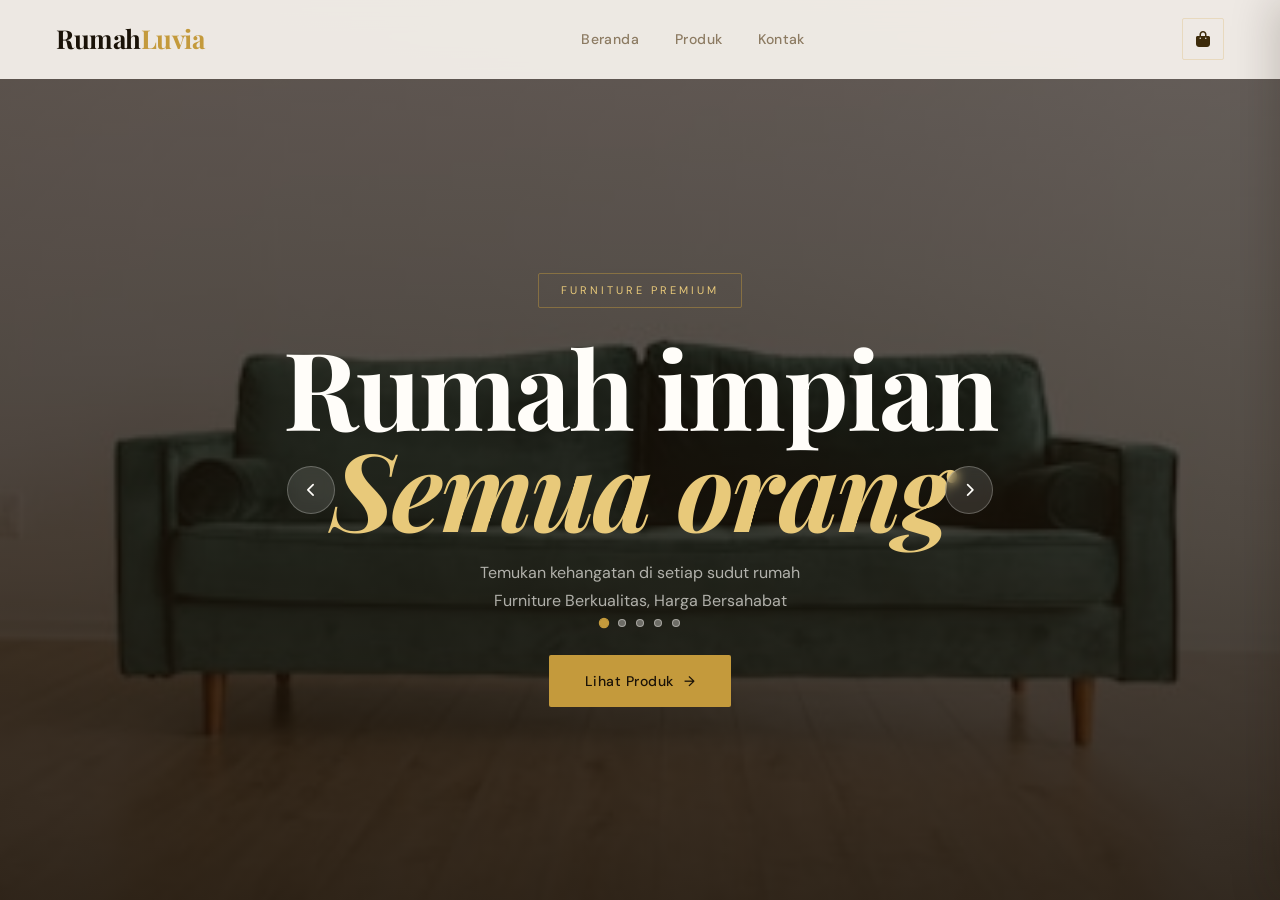
<file: index.html>
<!DOCTYPE html>
<html lang="id">
<head>
  <meta charset="UTF-8">
  <meta name="viewport" content="width=device-width, initial-scale=1.0">
  <title>RumahLuvia | Furniture Premium</title>
  <link href="https://fonts.googleapis.com/css2?family=Playfair+Display:ital,wght@0,400;0,600;0,700;1,400;1,700&family=DM+Sans:wght@300;400;500&display=swap" rel="stylesheet">
  <link rel="stylesheet" href="https://cdnjs.cloudflare.com/ajax/libs/font-awesome/6.4.0/css/all.min.css">
  <link rel="stylesheet" href="ST.css">
  <link rel="stylesheet" href="cart.css">
</head>
<body>

<!-- ═══════════════════════════ 
     CART OVERLAY & PANEL
═══════════════════════════ -->
<div id="cart-overlay"></div>

<div id="cart-panel">
  <div class="cp-header">
    <div class="cp-title">
      <i class="fas fa-shopping-bag"></i>
      Keranjang
      <span class="cp-count" id="cp-count-text"></span>
    </div>
    <button class="cp-close" onclick="closeCart()" aria-label="Tutup keranjang">
      <i class="fas fa-times"></i>
    </button>
  </div>

  <!-- Empty state -->
  <div id="cart-empty">
    <div class="ce-icon">🛋️</div>
    <div class="ce-text">Keranjang masih kosong</div>
    <div class="ce-sub">Temukan furniture impian Anda<br>dan tambahkan ke keranjang</div>
  </div>

  <!-- Items -->
  <div id="cart-items"></div>

  <!-- Footer -->
  <div id="cart-footer" style="display:none">
    <div class="cf-subtotal">
      <span class="cf-label">Total</span>
      <span id="cart-total-price">Rp 0</span>
    </div>
    <div class="cf-note">Ongkos kirim dihitung saat checkout</div>
    <div class="cf-actions">
      <button class="btn-checkout" onclick="goCheckout()">
        <i class="fas fa-lock"></i>
        Checkout Sekarang
      </button>
      <button class="btn-clear-cart" onclick="clearCart()" title="Kosongkan keranjang">
        <i class="fas fa-trash-alt"></i>
      </button>
    </div>
  </div>
</div>

<!-- NAVBAR -->
<header>
  <nav class="navbar" id="navbar">
    <div class="logo">Rumah<span>Luvia</span></div>
    <button class="nav-toggle" id="navToggle" aria-label="Toggle menu">
      <i class="fas fa-bars"></i>
    </button>
    <ul class="nav-links" id="navLinks">
      <li><a href="index.html">Beranda</a></li>
      <li><a href="PRODUK.html">Produk</a></li>
      <li><a href="KONTAK.html">Kontak</a></li>
    </ul>
    <!-- Cart trigger in navbar -->
    <button class="cart-trigger" onclick="openCart()" aria-label="Buka keranjang">
      <i class="fas fa-shopping-bag"></i>
      <span id="cart-badge"></span>
    </button>
  </nav>
</header>

<!-- HERO SLIDESHOW -->
<section class="hero" id="beranda">
  <div class="slides-container">
    <div class="slide active" style="background-image: url('Sofa.jpeg')"><div class="slide-overlay"></div></div>
    <div class="slide" style="background-image: url('Meja.jpeg')"><div class="slide-overlay"></div></div>
    <div class="slide" style="background-image: url('Kursi.jpeg')"><div class="slide-overlay"></div></div>
    <div class="slide" style="background-image: url('Karpet.jpeg')"><div class="slide-overlay"></div></div>
    <div class="slide" style="background-image: url('Lampu.jpeg')"><div class="slide-overlay"></div></div>
  </div>

  <div class="hero-content">
    <div class="hero-badge">Furniture Premium</div>
    <h1>Rumah impian<br><em>Semua orang</em></h1>
    <p>Temukan kehangatan di setiap sudut rumah<br>Furniture Berkualitas, Harga Bersahabat</p>
    <div class="hero-cta-group">
    <a href="PRODUK.html" class="btn-produk-primary">
    Lihat Produk <span class="btn-produk-icon">→</span>
    </a>
  </div>

  <button class="slide-arrow slide-prev" id="slidePrev" aria-label="Sebelumnya"><i class="fas fa-chevron-left"></i></button>
  <button class="slide-arrow slide-next" id="slideNext" aria-label="Berikutnya"><i class="fas fa-chevron-right"></i></button>

  <div class="slide-dots" id="slideDots">
    <span class="dot active" onclick="goToSlide(0)"></span>
    <span class="dot" onclick="goToSlide(1)"></span>
    <span class="dot" onclick="goToSlide(2)"></span>
    <span class="dot" onclick="goToSlide(3)"></span>
    <span class="dot" onclick="goToSlide(4)"></span>
  </div>
</section>

<!-- Cart scripts -->
<script src="cart.js"></script>

<script>
/* ── SLIDESHOW ── */
let currentSlide = 0;
const slides = document.querySelectorAll('.slide');
const dots   = document.querySelectorAll('.dot');
let autoTimer;

function showSlide(n) {
  slides[currentSlide].classList.remove('active');
  dots[currentSlide].classList.remove('active');
  currentSlide = (n + slides.length) % slides.length;
  slides[currentSlide].classList.add('active');
  dots[currentSlide].classList.add('active');
}

function goToSlide(n) {
  clearInterval(autoTimer);
  showSlide(n);
  autoTimer = setInterval(() => showSlide(currentSlide + 1), 5000);
}

document.getElementById('slideNext').addEventListener('click', () => goToSlide(currentSlide + 1));
document.getElementById('slidePrev').addEventListener('click', () => goToSlide(currentSlide - 1));
autoTimer = setInterval(() => showSlide(currentSlide + 1), 5000);

/* ── SMOOTH SCROLL ── */
document.querySelectorAll('a[href^="#"]').forEach(a => {
  a.addEventListener('click', e => {
    e.preventDefault();
    const el = document.querySelector(a.getAttribute('href'));
    if (el) el.scrollIntoView({ behavior: 'smooth' });
  });
});

/* ── MOBILE NAV ── */
document.getElementById('navToggle').addEventListener('click', () => {
  document.getElementById('navLinks').classList.toggle('open');
});

/* ── NAVBAR SCROLL ── */
window.addEventListener('scroll', () => {
  document.getElementById('navbar').classList.toggle('scrolled', window.scrollY > 40);
});

/* ── IMAGE FALLBACK ── */
document.querySelectorAll('.card-img img').forEach(img => {
  img.addEventListener('error', function () {
    this.style.display = 'none';
    this.parentElement.classList.add('no-img');
  });
});

/* ── Update cp-count-text ── */
const _origRenderCart = renderCart;
renderCart = function() {
  _origRenderCart();
  const count = getCartCount();
  const el = document.getElementById('cp-count-text');
  if (el) el.textContent = count > 0 ? `(${count} item)` : '';
};
renderCart();
</script>

<!-- Extra: fix navbar to accommodate cart icon -->
<style>
  .navbar {
    gap: 16px;
  }
  .nav-links {
    margin-right: 0;
  }
  @media (max-width: 768px) {
    .cart-trigger { order: 3; }
    .nav-toggle   { order: 2; }
  }
</style>

</body>
</html>
</file>
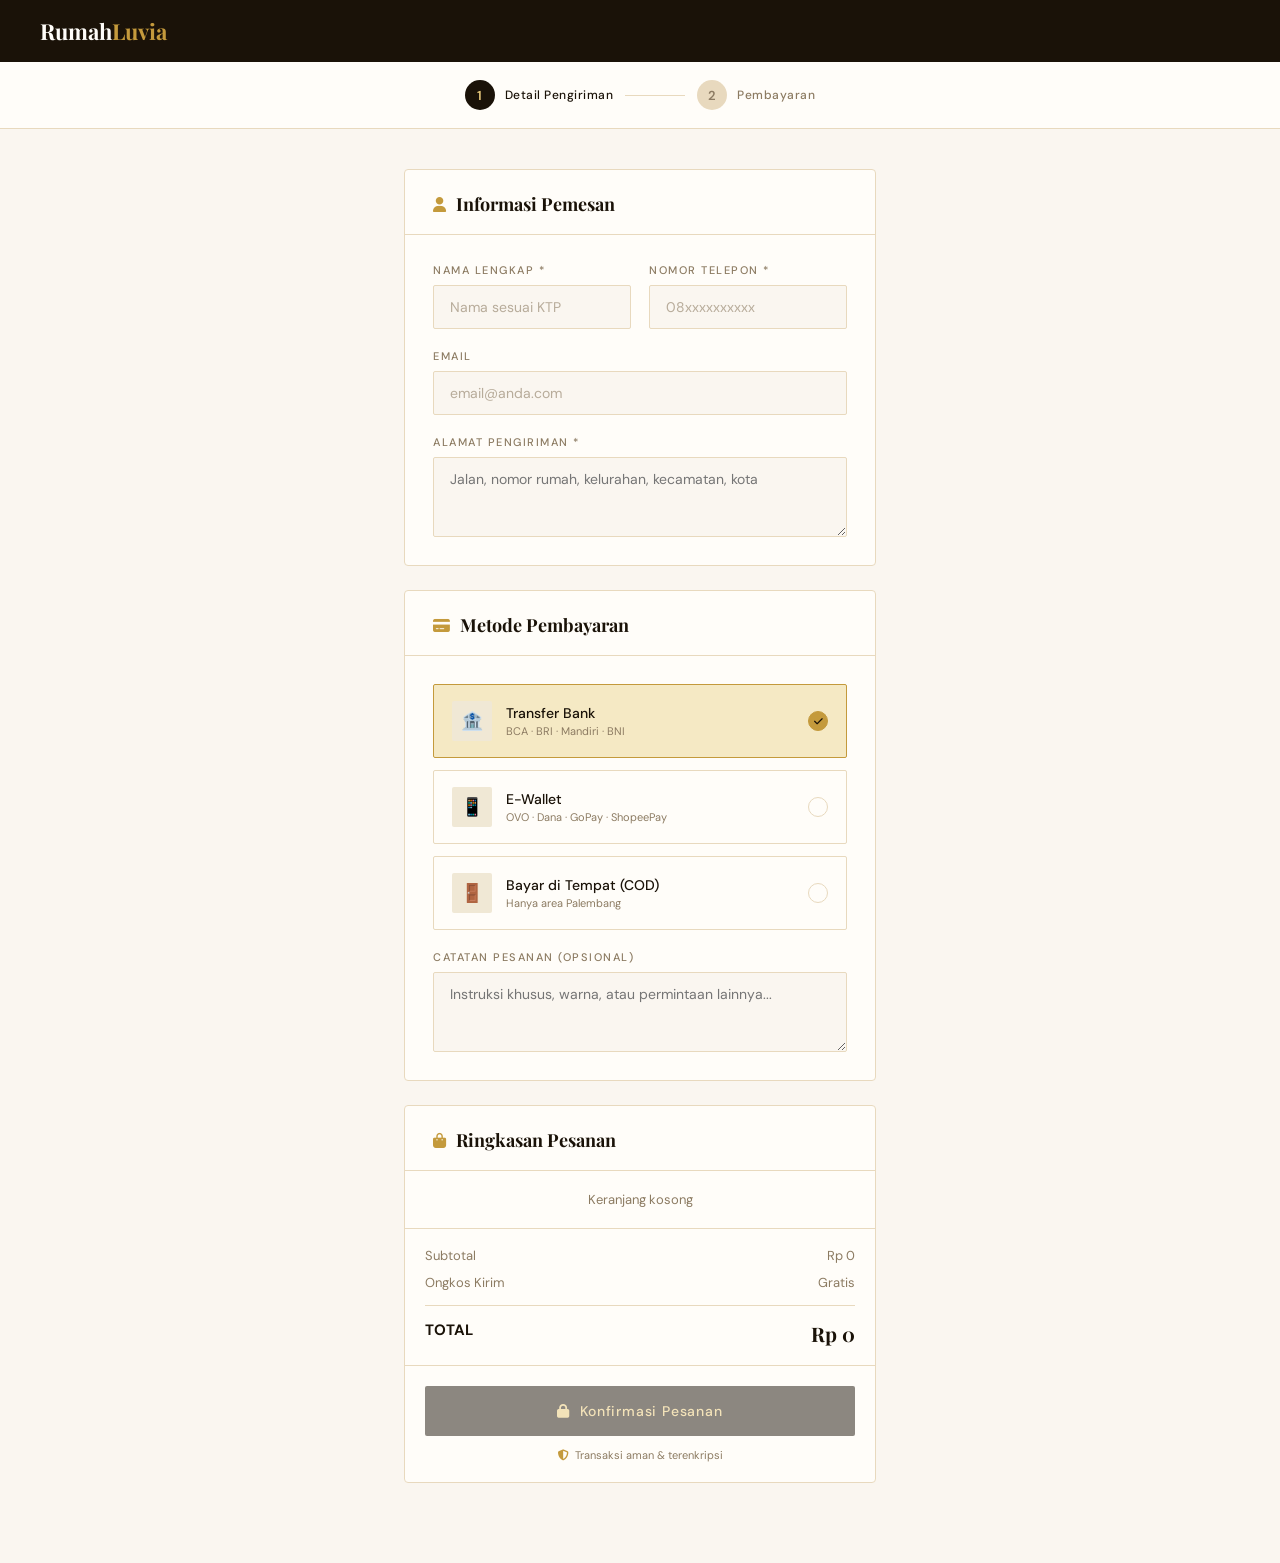
<file: checkout.html>
<!DOCTYPE html>
<html lang="id">
<head>
  <meta charset="UTF-8">
  <meta name="viewport" content="width=device-width, initial-scale=1.0">
  <title>Checkout — RumahLuvia</title>
  <link href="https://fonts.googleapis.com/css2?family=Playfair+Display:ital,wght@0,400;0,600;0,700;1,400;1,700&family=DM+Sans:wght@300;400;500&display=swap" rel="stylesheet">
  <link rel="stylesheet" href="https://cdnjs.cloudflare.com/ajax/libs/font-awesome/6.4.0/css/all.min.css">
  <style>
    /* ── Reset ── */
    *, *::before, *::after { margin:0; padding:0; box-sizing:border-box; }

    :root {
      --cream:      #FAF6F0;
      --cream-dark: #F0E8D5;
      --dark:       #1A1208;
      --dark-mid:   #3D2B0A;
      --gold:       #C49A3C;
      --gold-light: #E8C97A;
      --gold-pale:  #F5E9C4;
      --warm:       #8B6914;
      --text:       #3D2B0A;
      --muted:      #8C7B62;
      --border:     #E8D9BE;
      --white:      #FFFDF9;
      --card-bg:    #FFFDF9;
      --shadow:     rgba(26, 18, 8, 0.10);
    }

    html { scroll-behavior: smooth; }
    body {
      font-family: 'DM Sans', sans-serif;
      background: var(--cream);
      color: var(--text);
      min-height: 100vh;
    }

    /* ── Topbar ── */
    .topbar {
      background: var(--dark);
      padding: 16px 40px;
      display: flex;
      align-items: center;
      justify-content: space-between;
    }

    .topbar-logo {
      font-family: 'Playfair Display', serif;
      font-size: 22px;
      font-weight: 700;
      color: var(--white);
      text-decoration: none;
    }

    .topbar-logo span { color: var(--gold); }

    .topbar-back {
      font-size: 13px;
      color: rgba(255,253,249,0.5);
      text-decoration: none;
      display: flex;
      align-items: center;
      gap: 7px;
      transition: color .2s;
    }

    .topbar-back:hover { color: var(--gold-light); }

    /* ── Steps indicator ── */
    .steps {
      background: var(--white);
      border-bottom: 1px solid var(--border);
      padding: 18px 40px;
      display: flex;
      align-items: center;
      justify-content: center;
      gap: 0;
    }

    .step {
      display: flex;
      align-items: center;
      gap: 10px;
    }

    .step-num {
      width: 30px;
      height: 30px;
      border-radius: 50%;
      background: var(--border);
      color: var(--muted);
      font-size: 13px;
      font-weight: 600;
      display: flex;
      align-items: center;
      justify-content: center;
      transition: all .3s;
    }

    .step.active .step-num {
      background: var(--dark);
      color: var(--gold-light);
    }

    .step.done .step-num {
      background: var(--gold);
      color: var(--dark);
    }

    .step-label {
      font-size: 12px;
      font-weight: 500;
      color: var(--muted);
      letter-spacing: 0.5px;
    }

    .step.active .step-label { color: var(--dark); }
    .step.done .step-label   { color: var(--gold); }

    .step-line {
      width: 60px;
      height: 1px;
      background: var(--border);
      margin: 0 12px;
    }

    /* ── Layout ── */
    .checkout-wrap {
  max-width: 520px;           /* lebar form dibatasi */
  margin: 0 auto;             /* terpusat di layar */
  padding: 40px 24px 80px;
  display: flex;              /* ganti dari grid */
  flex-direction: column;     /* lurus ke bawah */
  gap: 24px;
}

    /* ── Section cards ── */
    .co-card {
      background: var(--white);
      border: 1px solid var(--border);
      border-radius: 4px;
      overflow: hidden;
    }

    .co-card-header {
      padding: 22px 28px 18px;
      border-bottom: 1px solid var(--border);
      display: flex;
      align-items: center;
      gap: 10px;
    }

    .co-card-header i {
      color: var(--gold);
      font-size: 15px;
    }

    .co-card-header h2 {
      font-family: 'Playfair Display', serif;
      font-size: 18px;
      font-weight: 700;
      color: var(--dark);
    }

    .co-card-body { padding: 28px; }

    /* ── Form ── */
    .form-row {
      display: grid;
      grid-template-columns: 1fr 1fr;
      gap: 18px;
    }

    .form-group {
      display: flex;
      flex-direction: column;
      gap: 8px;
      margin-bottom: 20px;
    }

    .form-group:last-child { margin-bottom: 0; }

    .form-group label {
      font-size: 11px;
      font-weight: 500;
      letter-spacing: 1.5px;
      text-transform: uppercase;
      color: var(--muted);
    }

    .form-group input,
    .form-group select,
    .form-group textarea {
      font-family: 'DM Sans', sans-serif;
      font-size: 14px;
      color: var(--dark);
      background: var(--cream);
      border: 1px solid var(--border);
      border-radius: 2px;
      padding: 12px 16px;
      outline: none;
      transition: border-color .2s, background .2s;
      width: 100%;
    }

    .form-group input:focus,
    .form-group select:focus,
    .form-group textarea:focus {
      border-color: var(--gold);
      background: var(--white);
    }

    .form-group input::placeholder { color: var(--muted); opacity: .6; }

    .form-group textarea {
      resize: vertical;
      min-height: 80px;
    }

    /* ── Payment methods ── */
    .pay-methods {
      display: flex;
      flex-direction: column;
      gap: 12px;
      margin-bottom: 20px;
    }

    .pay-method {
      display: flex;
      align-items: center;
      gap: 14px;
      padding: 16px 18px;
      border: 1px solid var(--border);
      border-radius: 2px;
      cursor: pointer;
      transition: all .2s;
    }

    .pay-method:hover { border-color: var(--dark); }

    .pay-method.selected {
      border-color: var(--gold);
      background: var(--gold-pale);
    }

    .pay-method input[type="radio"] { display: none; }

    .pay-icon {
      width: 40px;
      height: 40px;
      border-radius: 2px;
      background: var(--cream-dark);
      display: flex;
      align-items: center;
      justify-content: center;
      font-size: 18px;
      flex-shrink: 0;
    }

    .pay-info { flex: 1; }

    .pay-name {
      font-size: 14px;
      font-weight: 500;
      color: var(--dark);
    }

    .pay-sub {
      font-size: 11px;
      color: var(--muted);
      margin-top: 2px;
    }

    .pay-check {
      width: 20px;
      height: 20px;
      border-radius: 50%;
      border: 1px solid var(--border);
      display: flex;
      align-items: center;
      justify-content: center;
      font-size: 10px;
      color: transparent;
      transition: all .2s;
    }

    .pay-method.selected .pay-check {
      background: var(--gold);
      border-color: var(--gold);
      color: var(--dark);
    }

    /* ── Order summary sidebar ── */
    .summary-items {
      border-bottom: 1px solid var(--border);
      margin-bottom: 0;
      max-height: 340px;
      overflow-y: auto;
    }

    .summary-items::-webkit-scrollbar { width: 3px; }
    .summary-items::-webkit-scrollbar-thumb { background: var(--border); }

    .si-row {
      display: flex;
      gap: 12px;
      align-items: center;
      padding: 14px 20px;
      border-bottom: 1px solid var(--border);
    }

    .si-row:last-child { border-bottom: none; }

    .si-img {
      width: 52px;
      height: 52px;
      border-radius: 2px;
      background: var(--cream-dark);
      overflow: hidden;
      flex-shrink: 0;
    }

    .si-img img {
      width: 100%;
      height: 100%;
      object-fit: cover;
      display: block;
    }

    .si-info { flex: 1; min-width: 0; }

    .si-name {
      font-size: 13px;
      font-weight: 500;
      color: var(--dark);
      line-height: 1.3;
      white-space: nowrap;
      overflow: hidden;
      text-overflow: ellipsis;
    }

    .si-meta {
      font-size: 11px;
      color: var(--muted);
      margin-top: 3px;
    }

    .si-price {
      font-size: 13px;
      font-weight: 600;
      color: var(--dark);
      flex-shrink: 0;
    }

    .summary-calc {
      padding: 18px 20px;
      border-bottom: 1px solid var(--border);
    }

    .calc-row {
      display: flex;
      justify-content: space-between;
      font-size: 13px;
      color: var(--muted);
      margin-bottom: 10px;
    }

    .calc-row:last-child { margin-bottom: 0; }

    .calc-row.total {
      font-size: 15px;
      font-weight: 700;
      color: var(--dark);
      border-top: 1px solid var(--border);
      padding-top: 14px;
      margin-top: 14px;
    }

    .calc-row.total span:last-child {
      font-family: 'Playfair Display', serif;
      font-size: 20px;
      color: var(--dark);
    }

    .summary-cta { padding: 20px; }

    .btn-confirm-order {
      width: 100%;
      background: var(--dark);
      color: var(--gold-light);
      font-family: 'DM Sans', sans-serif;
      font-size: 14px;
      font-weight: 500;
      letter-spacing: 0.8px;
      padding: 16px;
      border: none;
      border-radius: 2px;
      cursor: pointer;
      display: flex;
      align-items: center;
      justify-content: center;
      gap: 10px;
      transition: all .2s;
    }

    .btn-confirm-order:hover {
      background: var(--dark-mid);
      letter-spacing: 1.4px;
    }

    .btn-confirm-order:disabled {
      opacity: 0.5;
      cursor: not-allowed;
    }

    .secure-note {
      display: flex;
      align-items: center;
      justify-content: center;
      gap: 6px;
      font-size: 11px;
      color: var(--muted);
      margin-top: 12px;
    }

    .secure-note i { color: var(--gold); }

    /* ════════════════════════════════════
       STRUK PAGE
    ════════════════════════════════════ */
    #struk-page {
      display: none;
      max-width: 560px;
      margin: 0 auto;
      padding: 48px 24px 80px;
    }

    .struk-card {
      background: var(--white);
      border: 1px solid var(--border);
      border-radius: 4px;
      overflow: hidden;
    }

    /* Success banner */
    .struk-success {
      background: var(--dark);
      padding: 36px 32px 28px;
      text-align: center;
    }

    .struk-check {
      width: 60px;
      height: 60px;
      background: var(--gold);
      border-radius: 50%;
      display: flex;
      align-items: center;
      justify-content: center;
      margin: 0 auto 16px;
      font-size: 24px;
      color: var(--dark);
      animation: popIn .4s cubic-bezier(.175,.885,.32,1.275);
    }

    @keyframes popIn {
      from { transform: scale(0); opacity: 0; }
      to   { transform: scale(1); opacity: 1; }
    }

    .struk-success h2 {
      font-family: 'Playfair Display', serif;
      font-size: 24px;
      font-weight: 700;
      color: var(--white);
      margin-bottom: 6px;
    }

    .struk-success p {
      font-size: 13px;
      color: rgba(255,253,249,0.5);
    }

    /* Struk body */
    .struk-body {
      padding: 0 32px;
    }

    /* Shop header */
    .struk-shop {
      text-align: center;
      padding: 28px 0 20px;
      border-bottom: 2px dashed var(--border);
    }

    .struk-shop-name {
      font-family: 'Playfair Display', serif;
      font-size: 22px;
      font-weight: 700;
      color: var(--dark);
    }

    .struk-shop-name span { color: var(--gold); }

    .struk-shop-addr {
      font-size: 12px;
      color: var(--muted);
      margin-top: 4px;
    }

    .struk-shop-date {
      font-size: 11px;
      color: var(--muted);
      margin-top: 6px;
      letter-spacing: 0.5px;
    }

    /* Buyer info */
    .struk-section {
      padding: 20px 0;
      border-bottom: 1px dashed var(--border);
    }

    .struk-row {
      display: flex;
      justify-content: space-between;
      align-items: flex-start;
      font-size: 13px;
      color: var(--text);
      margin-bottom: 8px;
      gap: 20px;
    }

    .struk-row:last-child { margin-bottom: 0; }

    .sr-label {
      color: var(--muted);
      flex-shrink: 0;
      font-size: 12px;
    }

    .sr-val {
      font-weight: 500;
      text-align: right;
    }

    /* Items table */
    .struk-items {
      padding: 16px 0;
      border-bottom: 1px dashed var(--border);
    }

    .struk-items-header {
      display: flex;
      justify-content: space-between;
      font-size: 10px;
      letter-spacing: 2px;
      text-transform: uppercase;
      color: var(--muted);
      padding-bottom: 10px;
      border-bottom: 1px solid var(--border);
      margin-bottom: 10px;
    }

    .si-item-row {
      display: flex;
      justify-content: space-between;
      font-size: 13px;
      color: var(--text);
      padding: 6px 0;
    }

    .si-item-name {
      flex: 1;
      padding-right: 10px;
    }

    .si-item-qty {
      color: var(--muted);
      min-width: 40px;
      text-align: center;
    }

    .si-item-price { min-width: 100px; text-align: right; }

    /* Totals */
    .struk-totals {
      padding: 16px 0;
      border-bottom: 2px dashed var(--border);
    }

    .st-row {
      display: flex;
      justify-content: space-between;
      font-size: 13px;
      color: var(--text);
      margin-bottom: 8px;
    }

    .st-row:last-child { margin-bottom: 0; }

    .st-row.total {
      font-size: 16px;
      font-weight: 700;
      color: var(--dark);
      padding-top: 10px;
      margin-top: 4px;
      border-top: 1px solid var(--border);
    }

    .st-row.total span:last-child {
      font-family: 'Playfair Display', serif;
      font-size: 20px;
    }

    /* Footer */
    .struk-footer {
      text-align: center;
      padding: 22px 0 28px;
    }

    .struk-footer p {
      font-family: 'Playfair Display', serif;
      font-size: 15px;
      font-style: italic;
      color: var(--muted);
      margin-bottom: 6px;
    }

    .struk-footer small {
      font-size: 11px;
      color: var(--muted);
      opacity: 0.6;
    }

    /* Order code */
    .struk-code {
      text-align: center;
      padding: 14px;
      background: var(--cream);
      border-top: 1px solid var(--border);
      font-size: 12px;
      color: var(--muted);
      letter-spacing: 3px;
      font-family: monospace;
    }

    /* Actions */
    .struk-actions {
      display: flex;
      gap: 12px;
      padding: 24px 32px 32px;
      background: var(--white);
    }

    .btn-print-struk {
      flex: 1;
      background: var(--dark);
      color: var(--gold-light);
      font-family: 'DM Sans', sans-serif;
      font-size: 14px;
      font-weight: 500;
      padding: 15px;
      border: none;
      border-radius: 2px;
      cursor: pointer;
      display: flex;
      align-items: center;
      justify-content: center;
      gap: 9px;
      transition: all .2s;
    }

    .btn-print-struk:hover {
      background: var(--dark-mid);
    }

    .btn-back-shop {
      flex: 1;
      background: transparent;
      color: var(--dark);
      font-family: 'DM Sans', sans-serif;
      font-size: 14px;
      font-weight: 500;
      padding: 15px;
      border: 1px solid var(--border);
      border-radius: 2px;
      cursor: pointer;
      text-align: center;
      text-decoration: none;
      display: flex;
      align-items: center;
      justify-content: center;
      gap: 9px;
      transition: all .2s;
    }

    .btn-back-shop:hover {
      border-color: var(--dark);
      background: var(--cream);
    }

    /* Print styles */
    @media print {
      body        { background: white !important; }
      .topbar,
      .steps,
      #form-page,
      .struk-actions { display: none !important; }
      #struk-page { display: block !important; padding: 0; }
      .struk-card { border: none; box-shadow: none; }
      .struk-success { background: #1A1208 !important; -webkit-print-color-adjust: exact; print-color-adjust: exact; }
    }

    /* ── Responsive ── */
    @media (max-width: 860px) {
      .checkout-wrap { grid-template-columns: 1fr; }
    }

    @media (max-width: 540px) {
      .topbar { padding: 14px 20px; }
      .checkout-wrap { padding: 24px 16px 60px; }
      .form-row { grid-template-columns: 1fr; }
      .steps { padding: 14px 20px; gap: 0; }
      .step-line { width: 32px; margin: 0 6px; }
      .step-label { display: none; }
    }
  </style>
</head>
<body>

<!-- Topbar -->
<div class="topbar">
  <a href="ST2.html" class="topbar-logo">Rumah<span>Luvia</span></a>
</div>

<!-- Steps -->
<div class="steps" id="steps-bar">
  <div class="step active" id="step1">
    <div class="step-num">1</div>
    <div class="step-label">Detail Pengiriman</div>
  </div>
  <div class="step-line"></div>
  <div class="step" id="step2">
    <div class="step-num">2</div>
    <div class="step-label">Pembayaran</div>
  </div>

</div>

<!-- ════════ FORM PAGE ════════ -->
<div id="form-page">
  <div class="checkout-wrap">

    <!-- Left: Form -->
    <div>

      <!-- Shipping Info -->
      <div class="co-card" style="margin-bottom:24px">
        <div class="co-card-header">
          <i class="fas fa-user"></i>
          <h2>Informasi Pemesan</h2>
        </div>
        <div class="co-card-body">
          <div class="form-row">
            <div class="form-group">
              <label>Nama Lengkap *</label>
              <input type="text" id="buyerName" placeholder="Nama sesuai KTP" required>
            </div>
            <div class="form-group">
              <label>Nomor Telepon *</label>
              <input type="tel" id="buyerPhone" placeholder="08xxxxxxxxxx" required>
            </div>
          </div>
          <div class="form-group">
            <label>Email</label>
            <input type="email" id="buyerEmail" placeholder="email@anda.com">
          </div>
          <div class="form-group" style="margin-bottom:0">
            <label>Alamat Pengiriman *</label>
            <textarea id="buyerAddress" placeholder="Jalan, nomor rumah, kelurahan, kecamatan, kota" required></textarea>
          </div>
        </div>
      </div>

      <!-- Payment -->
      <div class="co-card">
        <div class="co-card-header">
          <i class="fas fa-credit-card"></i>
          <h2>Metode Pembayaran</h2>
        </div>
        <div class="co-card-body">
          <div class="pay-methods">

            <label class="pay-method selected" id="pm-transfer">
              <input type="radio" name="payment" value="Transfer Bank" checked>
              <div class="pay-icon">🏦</div>
              <div class="pay-info">
                <div class="pay-name">Transfer Bank</div>
                <div class="pay-sub">BCA · BRI · Mandiri · BNI</div>
              </div>
              <div class="pay-check"><i class="fas fa-check"></i></div>
            </label>

            <label class="pay-method" id="pm-ewallet">
              <input type="radio" name="payment" value="E-Wallet">
              <div class="pay-icon">📱</div>
              <div class="pay-info">
                <div class="pay-name">E-Wallet</div>
                <div class="pay-sub">OVO · Dana · GoPay · ShopeePay</div>
              </div>
              <div class="pay-check"><i class="fas fa-check"></i></div>
            </label>

            <label class="pay-method" id="pm-cod">
              <input type="radio" name="payment" value="COD">
              <div class="pay-icon">🚪</div>
              <div class="pay-info">
                <div class="pay-name">Bayar di Tempat (COD)</div>
                <div class="pay-sub">Hanya area Palembang</div>
              </div>
              <div class="pay-check"><i class="fas fa-check"></i></div>
            </label>

          </div>
          <div class="form-group" style="margin-bottom:0">
            <label>Catatan Pesanan (opsional)</label>
            <textarea id="buyerNote" placeholder="Instruksi khusus, warna, atau permintaan lainnya..."></textarea>
          </div>
        </div>
      </div>

    </div>

    <!-- Right: Summary -->
    <div>
      <div class="co-card" style="position:sticky;top:20px">
        <div class="co-card-header">
          <i class="fas fa-shopping-bag"></i>
          <h2>Ringkasan Pesanan</h2>
        </div>

        <div class="summary-items" id="summary-items">
          <!-- filled by JS -->
        </div>

        <div class="summary-calc">
          <div class="calc-row">
            <span>Subtotal</span>
            <span id="sumSubtotal">Rp 0</span>
          </div>
          <div class="calc-row">
            <span>Ongkos Kirim</span>
            <span id="sumShipping">Rp 0</span>
          </div>
          <div class="calc-row total">
            <span>TOTAL</span>
            <span id="sumTotal">Rp 0</span>
          </div>
        </div>

        <div class="summary-cta">
          <button class="btn-confirm-order" id="btnConfirmOrder">
            <i class="fas fa-lock"></i>
            Konfirmasi Pesanan
          </button>
          <div class="secure-note">
            <i class="fas fa-shield-alt"></i>
            Transaksi aman & terenkripsi
          </div>
        </div>
      </div>
    </div>

  </div>
</div>

<!-- ════════ STRUK PAGE ════════ -->
<div id="struk-page">
  <div class="struk-card">

    <div class="struk-body">

      <!-- Shop info -->
      <div class="struk-shop">
        <div class="struk-shop-name">Rumah<span>Luvia</span></div>
        <div class="struk-shop-addr">Jl. Kartowinangun No. 184, Palembang</div>
        <div class="struk-shop-date" id="struk-date"></div>
      </div>

      <!-- Buyer info -->
      <div class="struk-section">
        <div class="struk-row">
          <span class="sr-label">No. Pesanan</span>
          <span class="sr-val" id="struk-order-no" style="font-family:monospace;letter-spacing:1px;color:#C49A3C"></span>
        </div>
        <div class="struk-row">
          <span class="sr-label">Pemesan</span>
          <span class="sr-val" id="struk-name"></span>
        </div>
        <div class="struk-row">
          <span class="sr-label">Telepon</span>
          <span class="sr-val" id="struk-phone"></span>
        </div>
        <div class="struk-row">
          <span class="sr-label">Alamat</span>
          <span class="sr-val" id="struk-address" style="max-width:260px;line-height:1.5"></span>
        </div>
        <div class="struk-row">
          <span class="sr-label">Metode Bayar</span>
          <span class="sr-val" id="struk-payment"></span>
        </div>
        <div class="struk-row" id="struk-note-row" style="display:none">
          <span class="sr-label">Catatan</span>
          <span class="sr-val" id="struk-note" style="max-width:260px;line-height:1.5;font-style:italic"></span>
        </div>
      </div>

      <!-- Items table -->
      <div class="struk-items">
        <div class="struk-items-header">
          <span>Produk</span>
          <span>Qty</span>
          <span>Subtotal</span>
        </div>
        <div id="struk-items-list">
          <!-- filled by JS -->
        </div>
      </div>

      <!-- Totals -->
      <div class="struk-totals">
        <div class="st-row">
          <span>Subtotal Produk</span>
          <span id="struk-subtotal"></span>
        </div>
        <div class="st-row">
          <span>Ongkos Kirim</span>
          <span id="struk-shipping"></span>
        </div>
        <div class="st-row total">
          <span>TOTAL BAYAR</span>
          <span id="struk-total"></span>
        </div>
      </div>

      <!-- Footer -->
      <div class="struk-footer">
        <p>— Terima kasih atas kepercayaan Anda —</p>
        <small>Furniture Berkualitas, Harga Bersahabat</small>
      </div>

    </div>

    <div class="struk-code" id="struk-code-bar">RL-XXXXXXXX</div>

    <div class="struk-actions">
      <button class="btn-print-struk" onclick="window.print()">
        <i class="fas fa-print"></i> Cetak / Simpan PDF
      </button>
    </div>
  </div>
</div>

<!-- FA -->
<link rel="stylesheet" href="https://cdnjs.cloudflare.com/ajax/libs/font-awesome/6.4.0/css/all.min.css">

<script>
  /* ── Cart helpers (inline, no dependency) ── */
  const CART_KEY = 'rumahluvia_cart';
  function getCart() {
    try { return JSON.parse(localStorage.getItem(CART_KEY)) || []; }
    catch { return []; }
  }
  function clearCart() { localStorage.removeItem(CART_KEY); }
  function formatRp(n) { return 'Rp ' + Number(n).toLocaleString('id-ID'); }
  function genOrderNo() {
    const d = new Date();
    return 'RL' + d.getFullYear().toString().slice(-2)
      + String(d.getMonth()+1).padStart(2,'0')
      + String(d.getDate()).padStart(2,'0')
      + '-' + Math.random().toString(36).slice(2,6).toUpperCase();
  }

  /* ── Render summary sidebar ── */
  function renderSummary() {
    const cart = getCart();
    const el   = document.getElementById('summary-items');
    const subtotal = cart.reduce((s,i) => s + i.price * i.qty, 0);
    const shipping = subtotal > 0 ? 0 : 0; // free shipping
    const total    = subtotal + shipping;

    el.innerHTML = cart.length === 0
      ? '<p style="padding:20px;color:#8C7B62;font-size:13px;text-align:center">Keranjang kosong</p>'
      : cart.map(item => `
          <div class="si-row">
            <div class="si-img">
              <img src="${item.image}" alt="${item.name}" onerror="this.style.display='none'">
            </div>
            <div class="si-info">
              <div class="si-name">${item.name}</div>
              <div class="si-meta">${formatRp(item.price)} × ${item.qty}</div>
            </div>
            <div class="si-price">${formatRp(item.price * item.qty)}</div>
          </div>`).join('');

    document.getElementById('sumSubtotal').textContent = formatRp(subtotal);
    document.getElementById('sumShipping').textContent = shipping === 0 ? 'Gratis' : formatRp(shipping);
    document.getElementById('sumTotal').textContent    = formatRp(total);

    const btn = document.getElementById('btnConfirmOrder');
    btn.disabled = cart.length === 0;
  }

  /* ── Payment method toggle ── */
  document.querySelectorAll('.pay-method').forEach(el => {
    el.addEventListener('click', () => {
      document.querySelectorAll('.pay-method').forEach(m => m.classList.remove('selected'));
      el.classList.add('selected');
    });
  });

  /* ── Steps animation ── */
  function setStep(n) {
    [1,2].forEach(i => {
      const s = document.getElementById('step'+i);
      if (!s) return;
      s.classList.remove('active','done');
      if (i < n)  s.classList.add('done');
      if (i === n) s.classList.add('active');
    });
  }

  /* ── Confirm order ── */
  document.getElementById('btnConfirmOrder').addEventListener('click', () => {
    const name    = document.getElementById('buyerName').value.trim();
    const phone   = document.getElementById('buyerPhone').value.trim();
    const address = document.getElementById('buyerAddress').value.trim();

    if (!name || !phone || !address) {
      alert('Mohon lengkapi nama, nomor telepon, dan alamat pengiriman.');
      return;
    }

    const email   = document.getElementById('buyerEmail').value.trim();
    const note    = document.getElementById('buyerNote').value.trim();
    const payment = document.querySelector('input[name="payment"]:checked').value;
    const cart    = getCart();
    const subtotal = cart.reduce((s,i) => s + i.price * i.qty, 0);
    const shipping = 0;
    const total    = subtotal + shipping;
    const orderNo  = genOrderNo();
    const now      = new Date().toLocaleString('id-ID', {
      weekday:'long', year:'numeric', month:'long', day:'numeric',
      hour:'2-digit', minute:'2-digit'
    });

    /* Fill struk */
    document.getElementById('struk-date').textContent  = now;
    document.getElementById('struk-order-no').textContent = orderNo;
    document.getElementById('struk-code-bar').textContent = orderNo;
    document.getElementById('struk-name').textContent  = name;
    document.getElementById('struk-phone').textContent = phone;
    document.getElementById('struk-address').textContent = address;
    document.getElementById('struk-payment').textContent = payment;

    if (note) {
      document.getElementById('struk-note-row').style.display = 'flex';
      document.getElementById('struk-note').textContent = note;
    }

    document.getElementById('struk-items-list').innerHTML = cart.map(item => `
      <div class="si-item-row">
        <div class="si-item-name">${item.name}</div>
        <div class="si-item-qty">×${item.qty}</div>
        <div class="si-item-price">${formatRp(item.price * item.qty)}</div>
      </div>`).join('');

    document.getElementById('struk-subtotal').textContent = formatRp(subtotal);
    document.getElementById('struk-shipping').textContent = shipping === 0 ? 'GRATIS' : formatRp(shipping);
    document.getElementById('struk-total').textContent    = formatRp(total);

    /* Switch views */
    document.getElementById('form-page').style.display  = 'none';
    document.getElementById('struk-page').style.display = 'block';
    setStep(3);
    window.scrollTo({ top: 0, behavior: 'smooth' });

    /* Clear cart */
    clearCart();
  });

  /* ── Init ── */
  renderSummary();
  setStep(1);
</script>

</body>
</html>
</file>
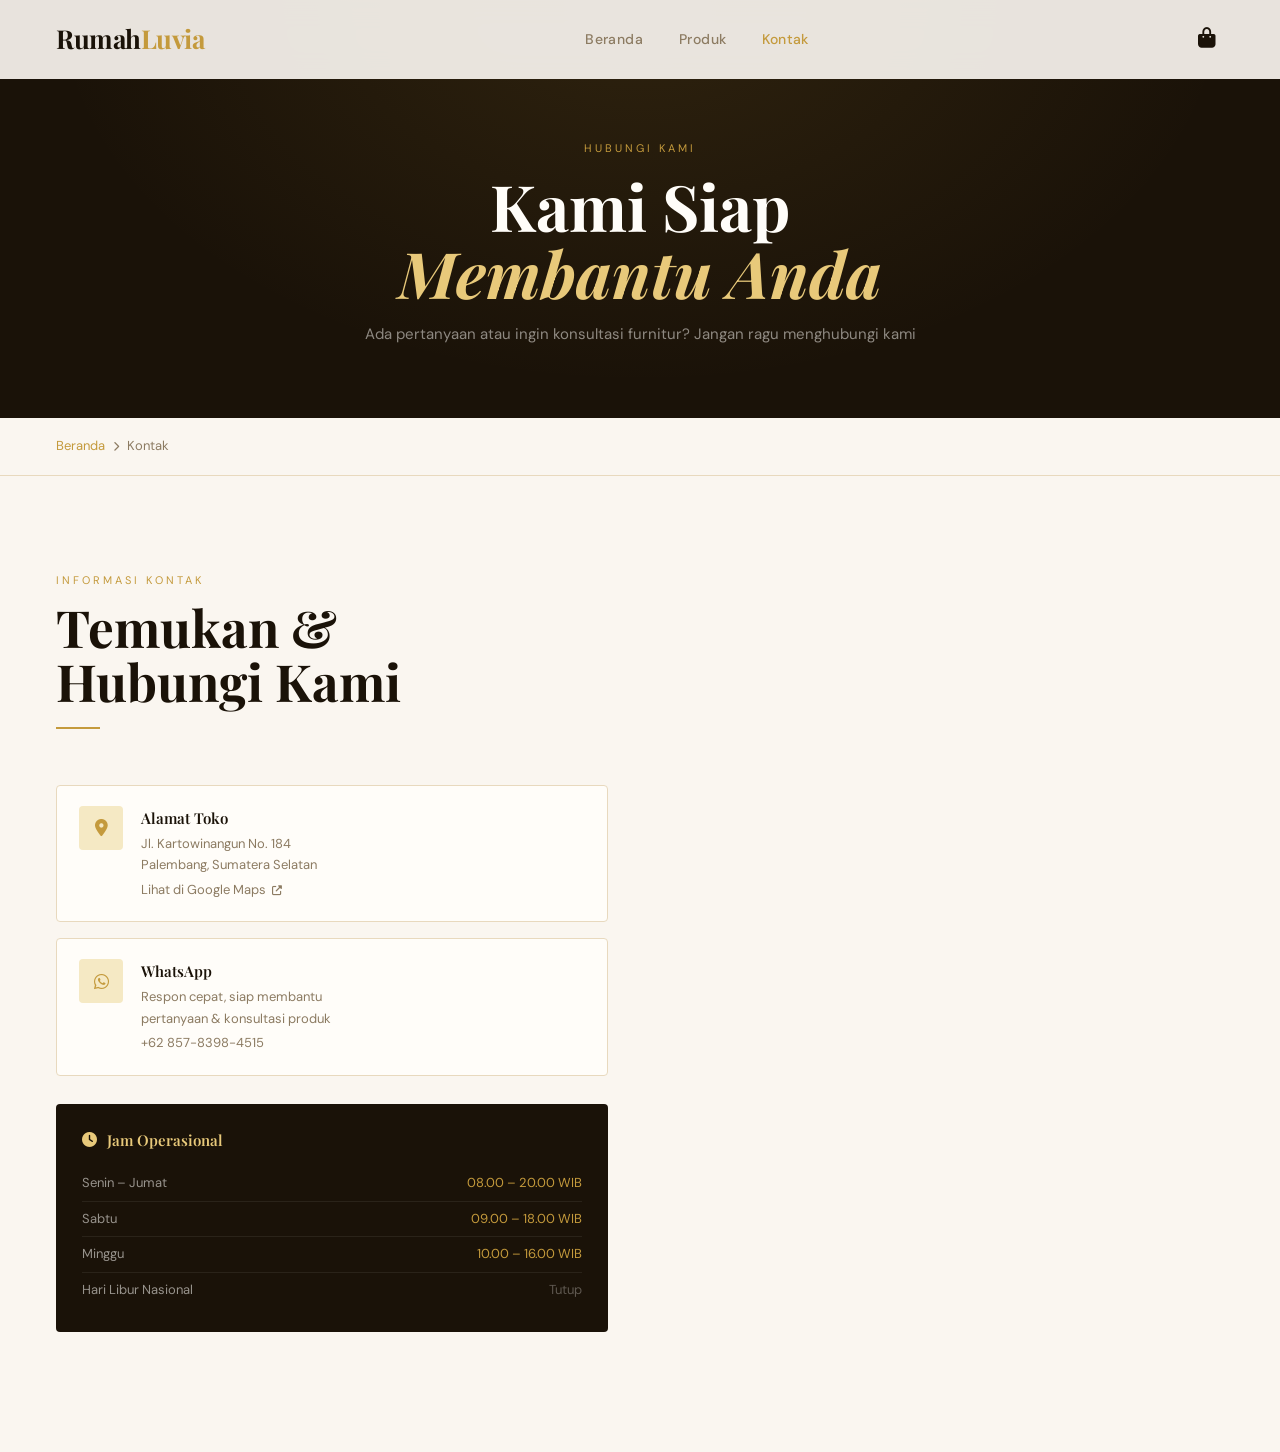
<file: KONTAK.html>
<!DOCTYPE html>
<html lang="id">
<head>
  <meta charset="UTF-8">
  <meta name="viewport" content="width=device-width, initial-scale=1.0">
  <title>Kontak | RumahLuvia Furniture Premium</title>
  <link href="https://fonts.googleapis.com/css2?family=Playfair+Display:ital,wght@0,400;0,600;0,700;1,400;1,700&family=DM+Sans:wght@300;400;500&display=swap" rel="stylesheet">
  <link rel="stylesheet" href="https://cdnjs.cloudflare.com/ajax/libs/font-awesome/6.4.0/css/all.min.css">
  <link rel="stylesheet" href="ST.css">
  <style>

    /* PAGE HERO */
    .page-hero {
      background: var(--dark);
      padding: 140px 56px 72px;
      text-align: center;
      position: relative;
      overflow: hidden;
    }
    .page-hero::before {
      content: '';
      position: absolute;
      inset: 0;
      background: radial-gradient(ellipse at center top, rgba(196,154,60,0.12) 0%, transparent 65%);
    }
    .page-hero-label {
      font-size: 11px;
      letter-spacing: 3px;
      text-transform: uppercase;
      color: var(--gold);
      margin-bottom: 14px;
      position: relative;
    }
    .page-hero h1 {
      font-family: 'Playfair Display', serif;
      font-size: clamp(36px, 5vw, 64px);
      font-weight: 700;
      color: var(--white);
      line-height: 1.05;
      position: relative;
    }
    .page-hero h1 em {
      color: var(--gold-light);
      font-style: italic;
    }
    .page-hero p {
      font-size: 15px;
      color: rgba(255,253,249,0.5);
      margin-top: 16px;
      position: relative;
    }

    /* BREADCRUMB */
    .breadcrumb {
      max-width: 1320px;
      margin: 0 auto;
      padding: 18px 56px;
      display: flex;
      align-items: center;
      gap: 8px;
      font-size: 13px;
      color: var(--muted);
      border-bottom: 1px solid var(--border);
    }
    .breadcrumb a { color: var(--gold); transition: color .2s; }
    .breadcrumb a:hover { color: var(--warm); }
    .breadcrumb i { font-size: 10px; }

    /* KONTAK GRID */
    .kontak-grid {
      display: grid;
      grid-template-columns: 1fr 1fr;
      gap: 64px;
      align-items: start;
    }

    /* INFO CARDS */
    .info-cards {
      display: flex;
      flex-direction: column;
      gap: 16px;
      margin-bottom: 28px;
    }

    .info-card {
      display: flex;
      align-items: flex-start;
      gap: 18px;
      background: var(--white);
      border: 1px solid var(--border);
      border-radius: 4px;
      padding: 20px 22px;
      transition: box-shadow .25s, transform .25s;
    }
    .info-card:hover {
      box-shadow: 0 12px 32px var(--shadow);
      transform: translateY(-2px);
    }

    .info-icon {
      width: 44px;
      height: 44px;
      background: var(--gold-pale);
      border-radius: 4px;
      display: flex;
      align-items: center;
      justify-content: center;
      flex-shrink: 0;
      font-size: 17px;
      color: var(--gold);
    }

    .info-content h4 {
      font-family: 'Playfair Display', serif;
      font-size: 15px;
      font-weight: 600;
      color: var(--dark);
      margin-bottom: 3px;
    }
    .info-content p,
    .info-content a {
      font-size: 13px;
      color: var(--muted);
      line-height: 1.65;
      transition: color .2s;
    }
    .info-content a:hover { color: var(--gold); }

    /* JAM OPERASIONAL */
    .jam-ops {
      background: var(--dark);
      border-radius: 4px;
      padding: 24px 26px;
      margin-bottom: 24px;
    }
    .jam-ops h4 {
      font-family: 'Playfair Display', serif;
      font-size: 15px;
      font-weight: 600;
      color: var(--gold-light);
      margin-bottom: 14px;
      display: flex;
      align-items: center;
      gap: 10px;
    }
    .jam-row {
      display: flex;
      justify-content: space-between;
      font-size: 13px;
      padding: 7px 0;
      border-bottom: 1px solid rgba(255,253,249,0.07);
      color: rgba(255,253,249,0.55);
    }
    .jam-row:last-child { border-bottom: none; }
    .jam-open { color: var(--gold); }

    /* SOCIAL */
    .social-strip {
      display: flex;
      align-items: center;
      gap: 10px;
    }
    .social-label {
      font-size: 11px;
      letter-spacing: 2px;
      text-transform: uppercase;
      color: var(--muted);
      margin-right: 4px;
    }
    .social-btn {
      width: 36px; height: 36px;
      border-radius: 4px;
      display: flex; align-items: center; justify-content: center;
      font-size: 15px;
      background: var(--cream-dark);
      color: var(--dark);
      transition: background .2s, color .2s, transform .2s;
    }
    .social-btn:hover {
      background: var(--gold);
      color: var(--dark);
      transform: translateY(-2px);
    }

    /* ── KANAN: MAP BLOCK ── */
    .map-block {
      position: sticky;
      top: 100px;
      display: flex;
      flex-direction: column;
      border-radius: 4px;
      overflow: hidden;
      border: 1px solid var(--border);
      box-shadow: 0 16px 48px var(--shadow);
    }

    /* Map header bar */
    .map-header {
      background: var(--dark);
      padding: 18px 22px;
      display: flex;
      align-items: center;
      justify-content: space-between;
      gap: 12px;
      flex-wrap: wrap;
    }
    .map-header-left {
      display: flex;
      align-items: center;
      gap: 12px;
    }
    .map-pin-icon {
      width: 36px; height: 36px;
      background: var(--gold);
      border-radius: 50%;
      display: flex; align-items: center; justify-content: center;
      color: var(--dark);
      font-size: 15px;
      flex-shrink: 0;
    }
    .map-header-title {
      font-family: 'Playfair Display', serif;
      font-size: 15px;
      font-weight: 600;
      color: var(--white);
      line-height: 1.2;
    }
    .map-header-sub {
      font-size: 11px;
      color: rgba(255,253,249,0.42);
      margin-top: 2px;
    }
    .map-open-btn {
      display: inline-flex;
      align-items: center;
      gap: 7px;
      background: var(--gold);
      color: var(--dark);
      font-family: 'DM Sans', sans-serif;
      font-size: 12px;
      font-weight: 600;
      padding: 9px 16px;
      border-radius: 2px;
      white-space: nowrap;
      transition: background .2s, transform .2s;
      flex-shrink: 0;
      text-decoration: none;
    }
    .map-open-btn:hover {
      background: var(--gold-light);
      transform: translateY(-1px);
    }

    /* Iframe */
    .map-wrapper {
      width: 100%;
      height: 400px;
      display: block;
      position: relative;
    }
    .map-wrapper iframe {
      width: 100%;
      height: 100%;
      border: none;
      display: block;
    }

    /* Map footer pills */
    .map-footer {
      background: var(--white);
      border-top: 1px solid var(--border);
      padding: 14px 18px;
      display: flex;
      gap: 10px;
      flex-wrap: wrap;
    }
    .map-pill {
      display: flex;
      align-items: center;
      gap: 6px;
      font-size: 12px;
      color: var(--muted);
      background: var(--cream);
      border: 1px solid var(--border);
      padding: 5px 12px;
      border-radius: 20px;
    }
    .map-pill i { color: var(--gold); font-size: 11px; }

    /* WA BANNER */
    .wa-banner {
      display: flex;
      align-items: center;
      gap: 14px;
      background: #25D366;
      color: #fff;
      padding: 15px 22px;
      border-radius: 4px;
      font-size: 14px;
      font-weight: 500;
      margin-top: 16px;
      transition: opacity .2s;
      text-decoration: none;
    }
    .wa-banner:hover { opacity: .88; }
    .wa-banner i:first-child { font-size: 22px; }
    .wa-banner .arrow { margin-left: auto; font-size: 13px; }

    /* CART TRIGGER */
    .cart-trigger {
      position: relative;
      background: none;
      border: none;
      font-size: 20px;
      color: var(--dark);
      cursor: pointer;
      padding: 4px 8px;
      transition: color .2s;
    }
    .cart-trigger:hover { color: var(--gold); }

    @media (max-width: 1024px) {
      .kontak-grid { grid-template-columns: 1fr; gap: 40px; }
      .map-block { position: static; }
    }
    @media (max-width: 768px) {
      .page-hero { padding: 120px 24px 56px; }
      .breadcrumb { padding: 14px 24px; }
      .map-wrapper { height: 280px; }
    }
  </style>
</head>
<body>

<!-- NAVBAR -->
<header>
  <nav class="navbar" id="navbar">
    <div class="logo">
      <a href="INDEX.html" style="color:inherit;text-decoration:none;">Rumah<span>Luvia</span></a>
    </div>
    <button class="nav-toggle" id="navToggle" aria-label="Toggle menu">
      <i class="fas fa-bars"></i>
    </button>
    <ul class="nav-links" id="navLinks">
      <li><a href="index.html">Beranda</a></li>
      <li><a href="PRODUK.html">Produk</a></li>
      <li><a href="KONTAK.html" style="color:var(--gold);">Kontak</a></li>
    </ul>
    <button class="cart-trigger" onclick="window.location.href='PRODUK.html'" aria-label="Lihat produk">
      <i class="fas fa-shopping-bag"></i>
    </button>
  </nav>
</header>

<!-- PAGE HERO -->
<section class="page-hero">
  <div class="page-hero-label">Hubungi Kami</div>
  <h1>Kami Siap<br><em>Membantu Anda</em></h1>
  <p>Ada pertanyaan atau ingin konsultasi furnitur? Jangan ragu menghubungi kami</p>
</section>

<!-- BREADCRUMB -->
<div class="breadcrumb">
  <a href="index.html">Beranda</a>
  <i class="fas fa-chevron-right"></i>
  <span>Kontak</span>
</div>

<!-- MAIN KONTAK SECTION -->
<section class="section">
  <div class="kontak-grid">

    <!-- ══ KIRI: INFO + JAM + SOSIAL ══ -->
    <div>
      <div class="section-header">
        <div class="section-label">Informasi Kontak</div>
        <h2 class="section-title">Temukan &amp;<br>Hubungi Kami</h2>
        <div class="section-line"></div>
      </div>

      <div class="info-cards">

        <div class="info-card">
          <div class="info-icon"><i class="fas fa-map-marker-alt"></i></div>
          <div class="info-content">
            <h4>Alamat Toko</h4>
            <p>Jl. Kartowinangun No. 184<br>Palembang, Sumatera Selatan</p>
            <a href="https://maps.app.goo.gl/pbcrU3cfqKSxbJAN9" target="_blank">
              Lihat di Google Maps &nbsp;<i class="fas fa-external-link-alt" style="font-size:10px;"></i>
            </a>
          </div>
        </div>

        <div class="info-card">
          <div class="info-icon"><i class="fab fa-whatsapp"></i></div>
          <div class="info-content">
            <h4>WhatsApp</h4>
            <p>Respon cepat, siap membantu<br>pertanyaan &amp; konsultasi produk</p>
            <a href="https://wa.me/6285783984515" target="_blank">+62 857-8398-4515</a>
          </div>
        </div>  
      </div>

      <!-- JAM OPERASIONAL -->
      <div class="jam-ops">
        <h4><i class="fas fa-clock"></i> Jam Operasional</h4>
        <div class="jam-row">
          <span>Senin – Jumat</span>
          <span class="jam-open">08.00 – 20.00 WIB</span>
        </div>
        <div class="jam-row">
          <span>Sabtu</span>
          <span class="jam-open">09.00 – 18.00 WIB</span>
        </div>
        <div class="jam-row">
          <span>Minggu</span>
          <span class="jam-open">10.00 – 16.00 WIB</span>
        </div>
        <div class="jam-row">
          <span>Hari Libur Nasional</span>
          <span style="color:rgba(255,253,249,0.3);">Tutup</span>
        </div>
      </div> 
    </div>
</div>
</section>

<script>
/* MOBILE NAV */
document.getElementById('navToggle').addEventListener('click', () => {
  document.getElementById('navLinks').classList.toggle('open');
});

/* NAVBAR SCROLL */
window.addEventListener('scroll', () => {
  document.getElementById('navbar').classList.toggle('scrolled', window.scrollY > 40);
});
</script>

<style>
  .navbar { gap: 16px; }
  .nav-links { margin-right: 0; }
  @media (max-width: 768px) {
    .cart-trigger { order: 3; }
    .nav-toggle   { order: 2; }
  }
</style>

</body>
</html>
</file>
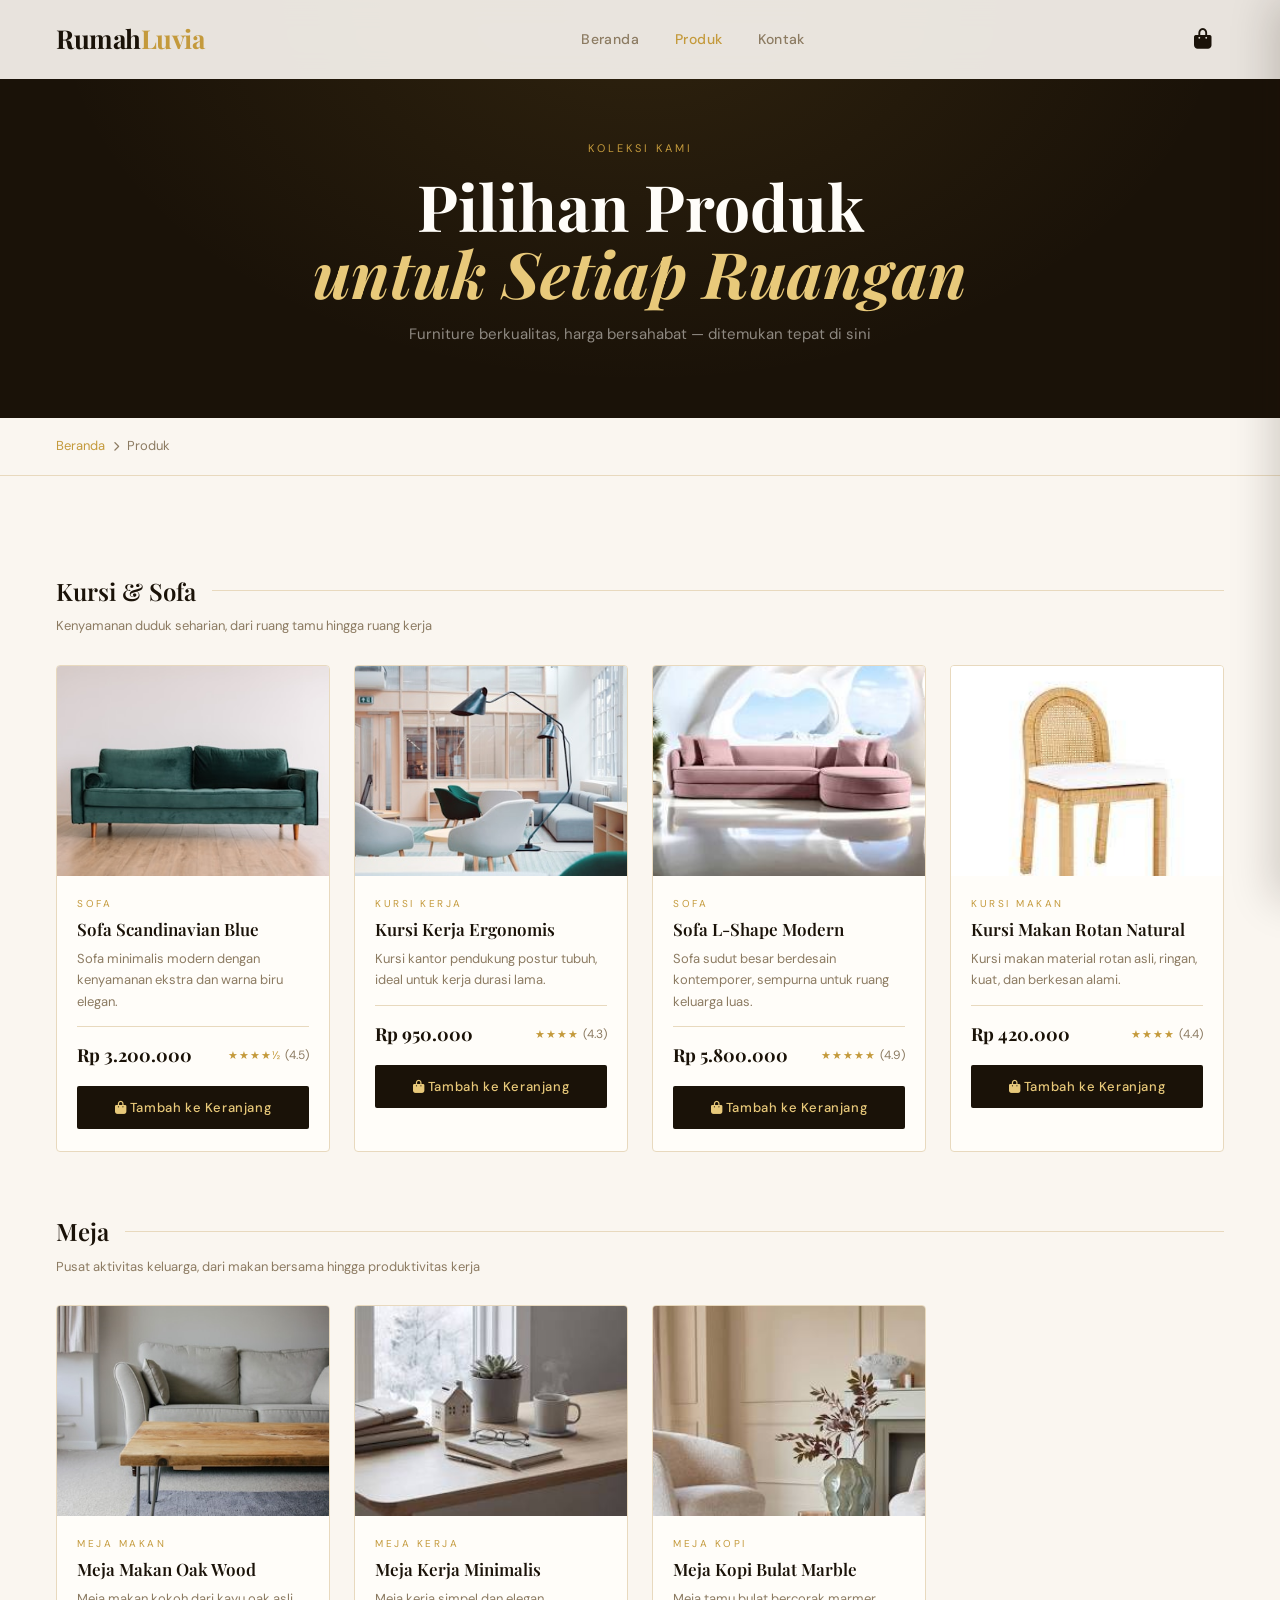
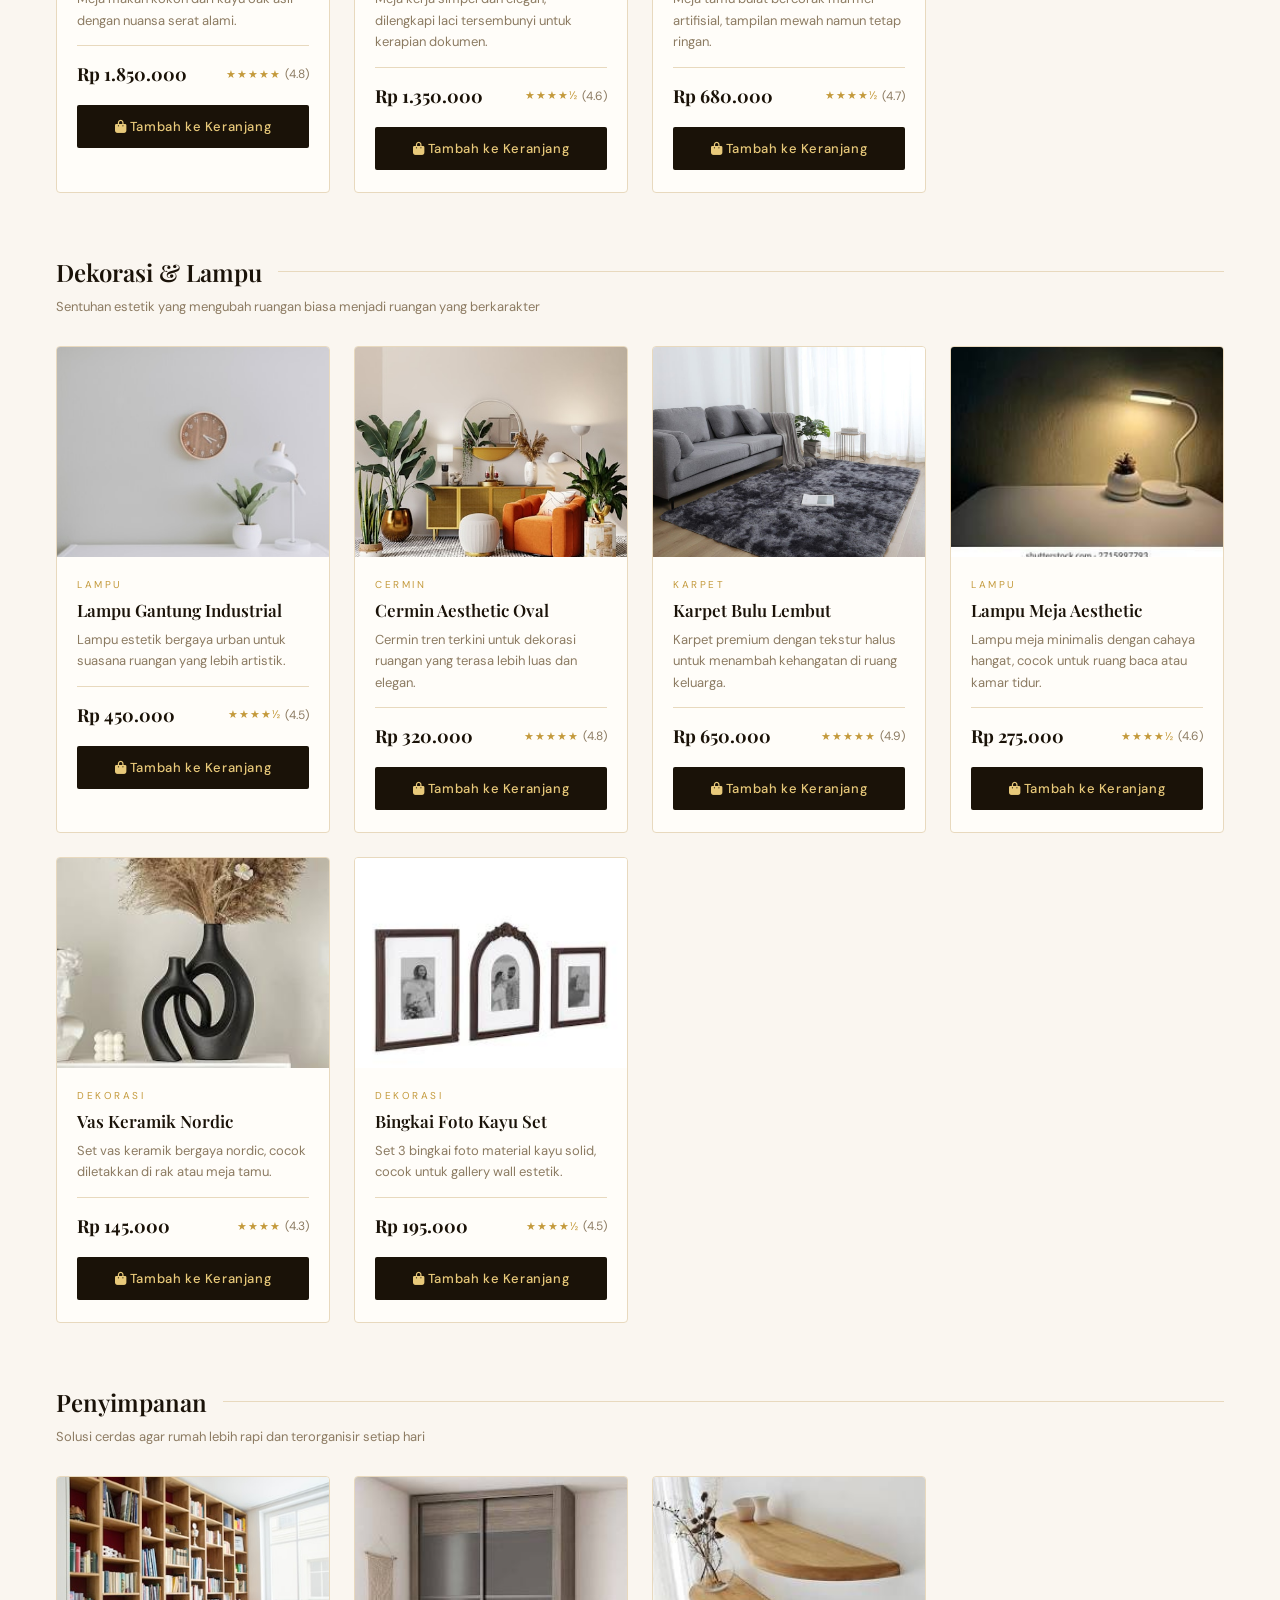
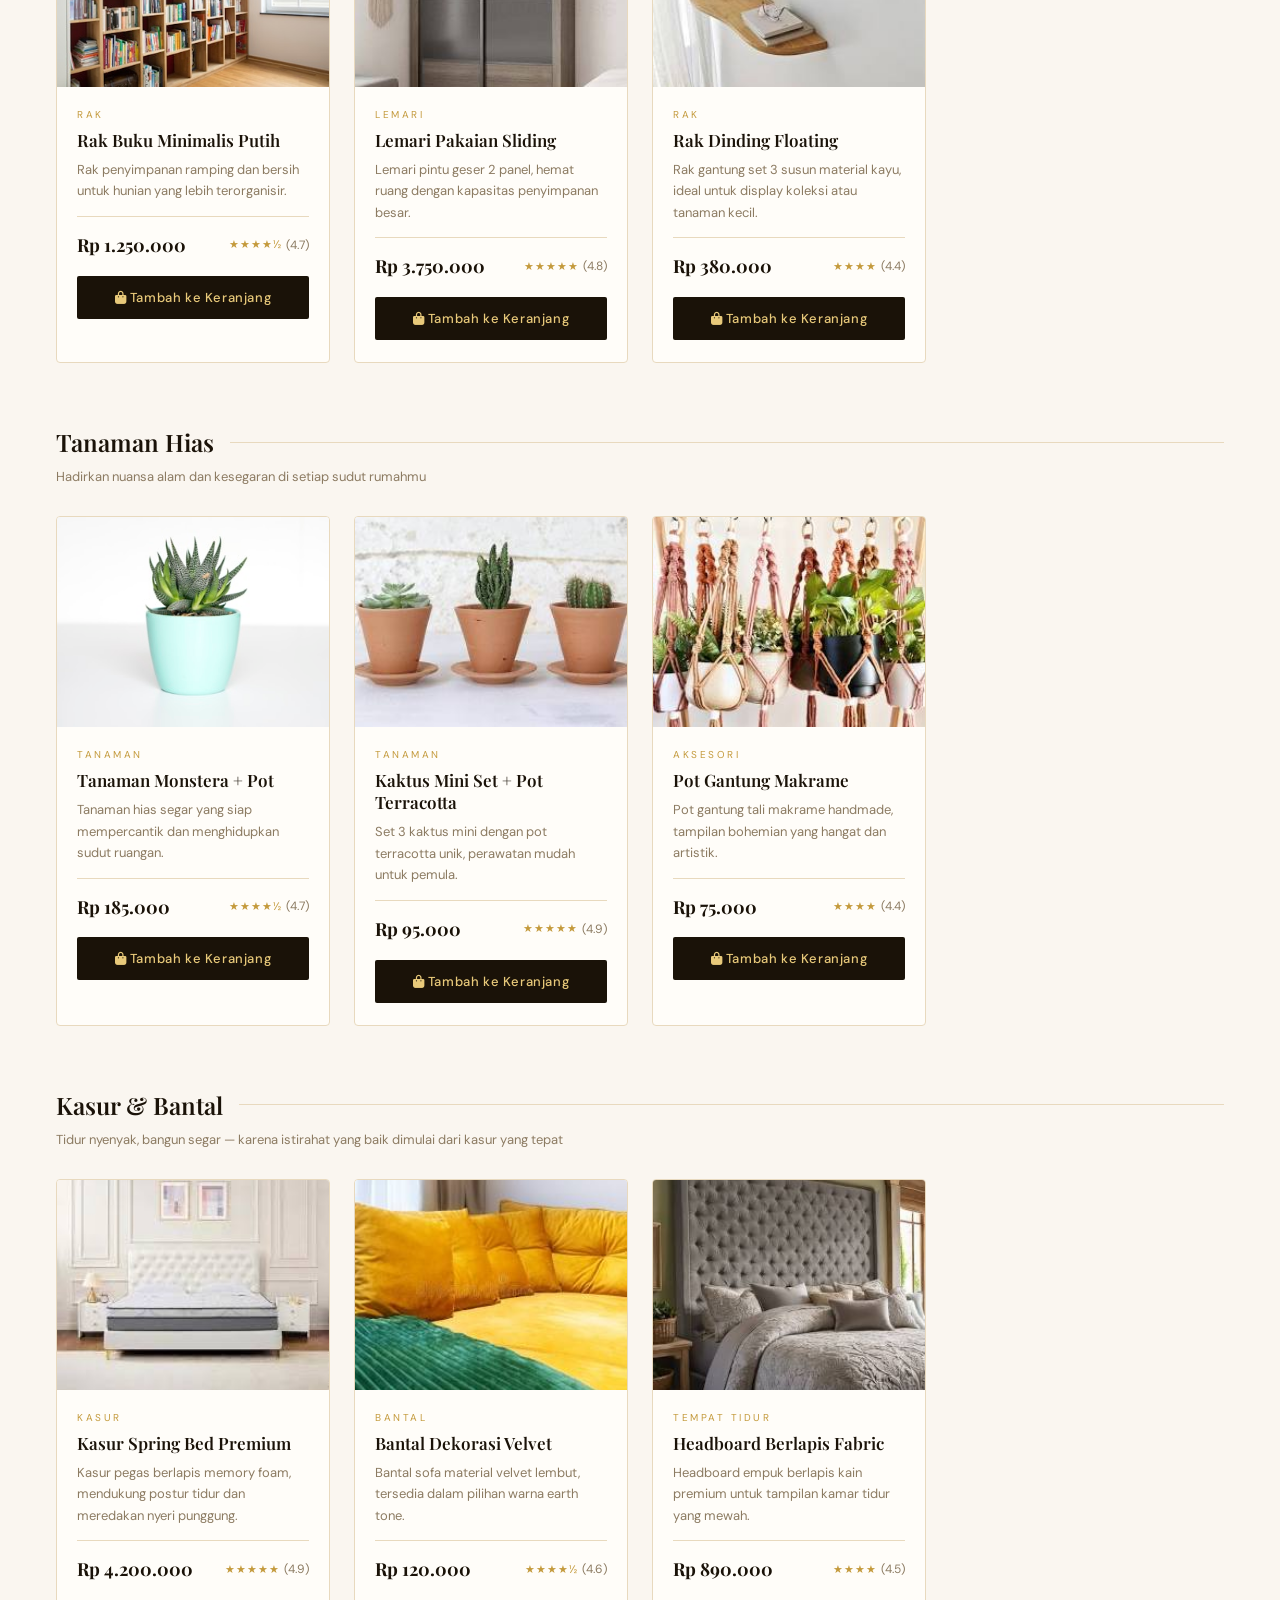
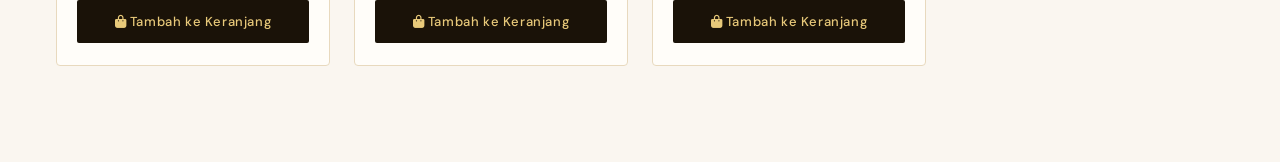
<file: PRODUK.html>
<!DOCTYPE html>
<html lang="id">
<head>
  <meta charset="UTF-8">
  <meta name="viewport" content="width=device-width, initial-scale=1.0">
  <title>Produk | RumahLuvia Furniture Premium</title>
  <link href="https://fonts.googleapis.com/css2?family=Playfair+Display:ital,wght@0,400;0,600;0,700;1,400;1,700&family=DM+Sans:wght@300;400;500&display=swap" rel="stylesheet">
  <link rel="stylesheet" href="https://cdnjs.cloudflare.com/ajax/libs/font-awesome/6.4.0/css/all.min.css">
  <link rel="stylesheet" href="ST.css">
  <link rel="stylesheet" href="cart.css">
  <style>
    /* PAGE HERO */
    .page-hero {
      background: var(--dark);
      padding: 140px 56px 72px;
      text-align: center;
      position: relative;
      overflow: hidden;
    }
    .page-hero::before {
      content: '';
      position: absolute;
      inset: 0;
      background: radial-gradient(ellipse at center top, rgba(196,154,60,0.12) 0%, transparent 65%);
    }
    .page-hero-label {
      font-size: 11px;
      letter-spacing: 3px;
      text-transform: uppercase;
      color: var(--gold);
      margin-bottom: 14px;
      position: relative;
    }
    .page-hero h1 {
      font-family: 'Playfair Display', serif;
      font-size: clamp(36px, 5vw, 64px);
      font-weight: 700;
      color: var(--white);
      line-height: 1.05;
      position: relative;
    }
    .page-hero h1 em {
      color: var(--gold-light);
      font-style: italic;
    }
    .page-hero p {
      font-size: 15px;
      color: rgba(255,253,249,0.5);
      margin-top: 16px;
      position: relative;
    }
    /* BREADCRUMB */
    .breadcrumb {
      max-width: 1320px;
      margin: 0 auto;
      padding: 18px 56px;
      display: flex;
      align-items: center;
      gap: 8px;
      font-size: 13px;
      color: var(--muted);
      border-bottom: 1px solid var(--border);
    }
    .breadcrumb a {
      color: var(--gold);
      transition: color .2s;
    }
    .breadcrumb a:hover { color: var(--warm); }
    .breadcrumb i { font-size: 10px; }

    /* CATEGORY NAV */
    .category-nav {
      display: flex;
      gap: 6px;
      flex-wrap: wrap;
      margin-bottom: 52px;
    }
    .cat-btn {
      font-family: 'DM Sans', sans-serif;
      font-size: 13px;
      font-weight: 500;
      color: var(--muted);
      background: transparent;
      border: 1px solid var(--border);
      padding: 10px 22px;
      border-radius: 2px;
      cursor: pointer;
      transition: all .2s;
    }
    .cat-btn:hover,
    .cat-btn.active {
      background: var(--dark);
      color: var(--gold-light);
      border-color: var(--dark);
    }
    /* CATEGORY SECTION */
    .category-section {
      margin-bottom: 60px;
      scroll-margin-top: 100px;
    }
    .category-section:last-child { margin-bottom: 0; }
    .cat-title {
      font-family: 'Playfair Display', serif;
      font-size: 24px;
      font-weight: 600;
      color: var(--dark);
      margin-bottom: 6px;
      display: flex;
      align-items: center;
      gap: 16px;
    }
    .cat-title::after {
      content: '';
      flex: 1;
      height: 1px;
      background: var(--border);
    }
    .cat-desc {
      font-size: 13px;
      color: var(--muted);
      margin-bottom: 28px;
    }

    /* BTN CART */
    .btn-cart {
      display: block;
      width: 100%;
      margin-top: 16px;
      background: var(--dark);
      color: var(--gold-light);
      font-family: 'DM Sans', sans-serif;
      font-size: 13px;
      font-weight: 500;
      letter-spacing: 0.6px;
      padding: 13px;
      border-radius: 2px;
      text-align: center;
      border: none;
      cursor: pointer;
      transition: background .2s, letter-spacing .2s;
    }
    .btn-cart:hover {
      background: var(--dark-mid);
      letter-spacing: 1px;
    }

    /* CART TRIGGER */
    .cart-trigger {
      position: relative;
      background: none;
      border: none;
      font-size: 20px;
      color: var(--dark);
      cursor: pointer;
      padding: 4px 8px;
      transition: color .2s;
    }
    .cart-trigger:hover { color: var(--gold); }
    #cart-badge {
      position: absolute;
      top: -4px; right: -2px;
      background: var(--gold);
      color: var(--dark);
      font-size: 10px;
      font-weight: 700;
      min-width: 17px;
      height: 17px;
      border-radius: 50%;
      display: flex;
      align-items: center;
      justify-content: center;
      line-height: 1;
    }
    #cart-badge:empty { display: none; }

    @media (max-width: 768px) {
      .page-hero { padding: 120px 24px 56px; }
      .breadcrumb { padding: 14px 24px; }
    }
  </style>
</head>
<body>

<!-- CART OVERLAY & PANEL -->
<div id="cart-overlay"></div>
<div id="cart-panel">
  <div class="cp-header">
    <div class="cp-title">
      <i class="fas fa-shopping-bag"></i>
      Keranjang
      <span class="cp-count" id="cp-count-text"></span>
    </div>
    <button class="cp-close" onclick="closeCart()" aria-label="Tutup keranjang">
      <i class="fas fa-times"></i>
    </button>
  </div>
  <div id="cart-empty">
    <div class="ce-icon">🛋️</div>
    <div class="ce-text">Keranjang masih kosong</div>
    <div class="ce-sub">Temukan furniture impian Anda<br>dan tambahkan ke keranjang</div>
  </div>
  <div id="cart-items"></div>
  <div id="cart-footer" style="display:none">
    <div class="cf-subtotal">
      <span class="cf-label">Total</span>
      <span id="cart-total-price">Rp 0</span>
    </div>
    <div class="cf-note">Ongkos kirim dihitung saat checkout</div>
    <div class="cf-actions">
      <button class="btn-checkout" onclick="goCheckout()">
        <i class="fas fa-lock"></i>
        Checkout Sekarang
      </button>
      <button class="btn-clear-cart" onclick="clearCart()" title="Kosongkan keranjang">
        <i class="fas fa-trash-alt"></i>
      </button>
    </div>
  </div>
</div>

<!-- NAVBAR -->
<header>
  <nav class="navbar" id="navbar">
    <div class="logo"><a href="INDEX.html" style="color:inherit;text-decoration:none;">Rumah<span>Luvia</span></a></div>
    <button class="nav-toggle" id="navToggle" aria-label="Toggle menu">
      <i class="fas fa-bars"></i>
    </button>
    <ul class="nav-links" id="navLinks">
      <li><a href="index.html">Beranda</a></li>
      <li><a href="PRODUK.html" style="color:var(--gold);">Produk</a></li>
      <li><a href="KONTAK.html">Kontak</a></li>
    </ul>
    <button class="cart-trigger" onclick="openCart()" aria-label="Buka keranjang">
      <i class="fas fa-shopping-bag"></i>
      <span id="cart-badge"></span>
    </button>
  </nav>
</header>

<!-- PAGE HERO -->
<section class="page-hero">
  <div class="page-hero-label">Koleksi Kami</div>
  <h1>Pilihan Produk<br><em>untuk Setiap Ruangan</em></h1>
  <p>Furniture berkualitas, harga bersahabat — ditemukan tepat di sini</p>
</section>

<!-- BREADCRUMB -->
<div class="breadcrumb">
  <a href="index.html">Beranda</a>
  <i class="fas fa-chevron-right"></i>
  <span>Produk</span>
</div>

<!-- PRODUK SECTION -->
<section class="section" id="produk">

  <!-- KURSI & SOFA -->
  <div class="category-section" id="cat-kursi-sofa">
    <h3 class="cat-title">Kursi &amp; Sofa</h3>
    <p class="cat-desc">Kenyamanan duduk seharian, dari ruang tamu hingga ruang kerja</p>
    <div class="product-grid">

      <div class="product-card">
        <div class="card-img"><img src="Sofa.jpeg" alt="Sofa Scandinavian Blue"></div>
        <div class="card-body">
          <div class="card-category">Sofa</div>
          <div class="card-name">Sofa Scandinavian Blue</div>
          <div class="card-desc">Sofa minimalis modern dengan kenyamanan ekstra dan warna biru elegan.</div>
          <div class="card-footer">
            <div class="card-price">Rp 3.200.000</div>
            <div class="card-rating"><span class="stars">★★★★½</span><span>(4.5)</span></div>
          </div>
          <button class="btn-cart" onclick="addToCart({id:'sofa-scandinavian',name:'Sofa Scandinavian Blue',price:3200000,image:'Sofa.jpeg'})">
            <i class="fas fa-shopping-bag"></i> Tambah ke Keranjang
          </button>
        </div>
      </div>

      <div class="product-card">
        <div class="card-img"><img src="Kursi.jpeg" alt="Kursi Kerja Ergonomis"></div>
        <div class="card-body">
          <div class="card-category">Kursi Kerja</div>
          <div class="card-name">Kursi Kerja Ergonomis</div>
          <div class="card-desc">Kursi kantor pendukung postur tubuh, ideal untuk kerja durasi lama.</div>
          <div class="card-footer">
            <div class="card-price">Rp 950.000</div>
            <div class="card-rating"><span class="stars">★★★★</span><span>(4.3)</span></div>
          </div>
          <button class="btn-cart" onclick="addToCart({id:'kursi-ergonomis',name:'Kursi Kerja Ergonomis',price:950000,image:'Kursi.jpeg'})">
            <i class="fas fa-shopping-bag"></i> Tambah ke Keranjang
          </button>
        </div>
      </div>

      <div class="product-card">
        <div class="card-img"><img src="Sofa L.jpeg" alt="Sofa L-Shape Modern"></div>
        <div class="card-body">
          <div class="card-category">Sofa</div>
          <div class="card-name">Sofa L-Shape Modern</div>
          <div class="card-desc">Sofa sudut besar berdesain kontemporer, sempurna untuk ruang keluarga luas.</div>
          <div class="card-footer">
            <div class="card-price">Rp 5.800.000</div>
            <div class="card-rating"><span class="stars">★★★★★</span><span>(4.9)</span></div>
          </div>
          <button class="btn-cart" onclick="addToCart({id:'sofa-l-shape',name:'Sofa L-Shape Modern',price:5800000,image:'Sofa L.jpeg'})">
            <i class="fas fa-shopping-bag"></i> Tambah ke Keranjang
          </button>
        </div>
      </div>

      <div class="product-card">
        <div class="card-img"><img src="Kursi Makan.jpeg" alt="Kursi Makan Rotan Natural"></div>
        <div class="card-body">
          <div class="card-category">Kursi Makan</div>
          <div class="card-name">Kursi Makan Rotan Natural</div>
          <div class="card-desc">Kursi makan material rotan asli, ringan, kuat, dan berkesan alami.</div>
          <div class="card-footer">
            <div class="card-price">Rp 420.000</div>
            <div class="card-rating"><span class="stars">★★★★</span><span>(4.4)</span></div>
          </div>
          <button class="btn-cart" onclick="addToCart({id:'kursi-makan-rotan',name:'Kursi Makan Rotan Natural',price:420000,image:'Kursi Makan.jpeg'})">
            <i class="fas fa-shopping-bag"></i> Tambah ke Keranjang
          </button>
        </div>
      </div>

    </div>
  </div>

  <!-- MEJA -->
  <div class="category-section" id="cat-meja">
    <h3 class="cat-title">Meja</h3>
    <p class="cat-desc">Pusat aktivitas keluarga, dari makan bersama hingga produktivitas kerja</p>
    <div class="product-grid">

      <div class="product-card">
        <div class="card-img"><img src="Meja.jpeg" alt="Meja Makan Oak Wood"></div>
        <div class="card-body">
          <div class="card-category">Meja Makan</div>
          <div class="card-name">Meja Makan Oak Wood</div>
          <div class="card-desc">Meja makan kokoh dari kayu oak asli dengan nuansa serat alami.</div>
          <div class="card-footer">
            <div class="card-price">Rp 1.850.000</div>
            <div class="card-rating"><span class="stars">★★★★★</span><span>(4.8)</span></div>
          </div>
          <button class="btn-cart" onclick="addToCart({id:'meja-oak',name:'Meja Makan Oak Wood',price:1850000,image:'Meja.jpeg'})">
            <i class="fas fa-shopping-bag"></i> Tambah ke Keranjang
          </button>
        </div>
      </div>

      <div class="product-card">
        <div class="card-img"><img src="Meja Kerja.jpeg" alt="Meja Kerja Minimalis"></div>
        <div class="card-body">
          <div class="card-category">Meja Kerja</div>
          <div class="card-name">Meja Kerja Minimalis</div>
          <div class="card-desc">Meja kerja simpel dan elegan, dilengkapi laci tersembunyi untuk kerapian dokumen.</div>
          <div class="card-footer">
            <div class="card-price">Rp 1.350.000</div>
            <div class="card-rating"><span class="stars">★★★★½</span><span>(4.6)</span></div>
          </div>
          <button class="btn-cart" onclick="addToCart({id:'meja-kerja-minimalis',name:'Meja Kerja Minimalis',price:1350000,image:'Meja Kerja.jpeg'})">
            <i class="fas fa-shopping-bag"></i> Tambah ke Keranjang
          </button>
        </div>
      </div>

      <div class="product-card">
        <div class="card-img"><img src="Meja Kopi.jpeg" alt="Meja Kopi Bulat Marble"></div>
        <div class="card-body">
          <div class="card-category">Meja Kopi</div>
          <div class="card-name">Meja Kopi Bulat Marble</div>
          <div class="card-desc">Meja tamu bulat bercorak marmer artifisial, tampilan mewah namun tetap ringan.</div>
          <div class="card-footer">
            <div class="card-price">Rp 680.000</div>
            <div class="card-rating"><span class="stars">★★★★½</span><span>(4.7)</span></div>
          </div>
          <button class="btn-cart" onclick="addToCart({id:'meja-kopi-marble',name:'Meja Kopi Bulat Marble',price:680000,image:'Meja Kopi.jpeg'})">
            <i class="fas fa-shopping-bag"></i> Tambah ke Keranjang
          </button>
        </div>
      </div>

    </div>
  </div>

  <!-- DEKORASI & LAMPU -->
  <div class="category-section" id="cat-dekorasi">
    <h3 class="cat-title">Dekorasi &amp; Lampu</h3>
    <p class="cat-desc">Sentuhan estetik yang mengubah ruangan biasa menjadi ruangan yang berkarakter</p>
    <div class="product-grid">

      <div class="product-card">
        <div class="card-img"><img src="Lampu.jpeg" alt="Lampu Gantung Industrial"></div>
        <div class="card-body">
          <div class="card-category">Lampu</div>
          <div class="card-name">Lampu Gantung Industrial</div>
          <div class="card-desc">Lampu estetik bergaya urban untuk suasana ruangan yang lebih artistik.</div>
          <div class="card-footer">
            <div class="card-price">Rp 450.000</div>
            <div class="card-rating"><span class="stars">★★★★½</span><span>(4.5)</span></div>
          </div>
          <button class="btn-cart" onclick="addToCart({id:'lampu-industrial',name:'Lampu Gantung Industrial',price:450000,image:'Lampu.jpeg'})">
            <i class="fas fa-shopping-bag"></i> Tambah ke Keranjang
          </button>
        </div>
      </div>

      <div class="product-card">
        <div class="card-img"><img src="Cermin.jpeg" alt="Cermin Aesthetic Oval"></div>
        <div class="card-body">
          <div class="card-category">Cermin</div>
          <div class="card-name">Cermin Aesthetic Oval</div>
          <div class="card-desc">Cermin tren terkini untuk dekorasi ruangan yang terasa lebih luas dan elegan.</div>
          <div class="card-footer">
            <div class="card-price">Rp 320.000</div>
            <div class="card-rating"><span class="stars">★★★★★</span><span>(4.8)</span></div>
          </div>
          <button class="btn-cart" onclick="addToCart({id:'cermin-oval',name:'Cermin Aesthetic Oval',price:320000,image:'Cermin.jpeg'})">
            <i class="fas fa-shopping-bag"></i> Tambah ke Keranjang
          </button>
        </div>
      </div>

      <div class="product-card">
        <div class="card-img"><img src="Karpet.jpeg" alt="Karpet Bulu Lembut"></div>
        <div class="card-body">
          <div class="card-category">Karpet</div>
          <div class="card-name">Karpet Bulu Lembut</div>
          <div class="card-desc">Karpet premium dengan tekstur halus untuk menambah kehangatan di ruang keluarga.</div>
          <div class="card-footer">
            <div class="card-price">Rp 650.000</div>
            <div class="card-rating"><span class="stars">★★★★★</span><span>(4.9)</span></div>
          </div>
          <button class="btn-cart" onclick="addToCart({id:'karpet-bulu',name:'Karpet Bulu Lembut',price:650000,image:'Karpet.jpeg'})">
            <i class="fas fa-shopping-bag"></i> Tambah ke Keranjang
          </button>
        </div>
      </div>

      <div class="product-card">
        <div class="card-img"><img src="Lampu Meja.jpeg" alt="Lampu Meja Aesthetic"></div>
        <div class="card-body">
          <div class="card-category">Lampu</div>
          <div class="card-name">Lampu Meja Aesthetic</div>
          <div class="card-desc">Lampu meja minimalis dengan cahaya hangat, cocok untuk ruang baca atau kamar tidur.</div>
          <div class="card-footer">
            <div class="card-price">Rp 275.000</div>
            <div class="card-rating"><span class="stars">★★★★½</span><span>(4.6)</span></div>
          </div>
          <button class="btn-cart" onclick="addToCart({id:'lampu-meja',name:'Lampu Meja Aesthetic',price:275000,image:'Lampu Meja.jpeg'})">
            <i class="fas fa-shopping-bag"></i> Tambah ke Keranjang
          </button>
        </div>
      </div>

      <div class="product-card">
        <div class="card-img"><img src="Vas.jpeg" alt="Vas Keramik Nordic"></div>
        <div class="card-body">
          <div class="card-category">Dekorasi</div>
          <div class="card-name">Vas Keramik Nordic</div>
          <div class="card-desc">Set vas keramik bergaya nordic, cocok diletakkan di rak atau meja tamu.</div>
          <div class="card-footer">
            <div class="card-price">Rp 145.000</div>
            <div class="card-rating"><span class="stars">★★★★</span><span>(4.3)</span></div>
          </div>
          <button class="btn-cart" onclick="addToCart({id:'vas-nordic',name:'Vas Keramik Nordic',price:145000,image:'Vas.jpeg'})">
            <i class="fas fa-shopping-bag"></i> Tambah ke Keranjang
          </button>
        </div>
      </div>

      <div class="product-card">
        <div class="card-img"><img src="Bingkai.jpeg" alt="Bingkai Foto Kayu Set"></div>
        <div class="card-body">
          <div class="card-category">Dekorasi</div>
          <div class="card-name">Bingkai Foto Kayu Set</div>
          <div class="card-desc">Set 3 bingkai foto material kayu solid, cocok untuk gallery wall estetik.</div>
          <div class="card-footer">
            <div class="card-price">Rp 195.000</div>
            <div class="card-rating"><span class="stars">★★★★½</span><span>(4.5)</span></div>
          </div>
          <button class="btn-cart" onclick="addToCart({id:'bingkai-kayu',name:'Bingkai Foto Kayu Set',price:195000,image:'Bingkai.jpeg'})">
            <i class="fas fa-shopping-bag"></i> Tambah ke Keranjang
          </button>
        </div>
      </div>

    </div>
  </div>

  <!-- PENYIMPANAN -->
  <div class="category-section" id="cat-penyimpanan">
    <h3 class="cat-title">Penyimpanan</h3>
    <p class="cat-desc">Solusi cerdas agar rumah lebih rapi dan terorganisir setiap hari</p>
    <div class="product-grid">

      <div class="product-card">
        <div class="card-img"><img src="Rak buku.jpeg" alt="Rak Buku Minimalis Putih"></div>
        <div class="card-body">
          <div class="card-category">Rak</div>
          <div class="card-name">Rak Buku Minimalis Putih</div>
          <div class="card-desc">Rak penyimpanan ramping dan bersih untuk hunian yang lebih terorganisir.</div>
          <div class="card-footer">
            <div class="card-price">Rp 1.250.000</div>
            <div class="card-rating"><span class="stars">★★★★½</span><span>(4.7)</span></div>
          </div>
          <button class="btn-cart" onclick="addToCart({id:'rak-buku-putih',name:'Rak Buku Minimalis Putih',price:1250000,image:'Rak buku.jpeg'})">
            <i class="fas fa-shopping-bag"></i> Tambah ke Keranjang
          </button>
        </div>
      </div>

      <div class="product-card">
        <div class="card-img"><img src="Lemari.jpeg" alt="Lemari Pakaian Sliding"></div>
        <div class="card-body">
          <div class="card-category">Lemari</div>
          <div class="card-name">Lemari Pakaian Sliding</div>
          <div class="card-desc">Lemari pintu geser 2 panel, hemat ruang dengan kapasitas penyimpanan besar.</div>
          <div class="card-footer">
            <div class="card-price">Rp 3.750.000</div>
            <div class="card-rating"><span class="stars">★★★★★</span><span>(4.8)</span></div>
          </div>
          <button class="btn-cart" onclick="addToCart({id:'lemari-sliding',name:'Lemari Pakaian Sliding',price:3750000,image:'Lemari.jpeg'})">
            <i class="fas fa-shopping-bag"></i> Tambah ke Keranjang
          </button>
        </div>
      </div>

      <div class="product-card">
        <div class="card-img"><img src="Rak Dinding.jpeg" alt="Rak Dinding Floating"></div>
        <div class="card-body">
          <div class="card-category">Rak</div>
          <div class="card-name">Rak Dinding Floating</div>
          <div class="card-desc">Rak gantung set 3 susun material kayu, ideal untuk display koleksi atau tanaman kecil.</div>
          <div class="card-footer">
            <div class="card-price">Rp 380.000</div>
            <div class="card-rating"><span class="stars">★★★★</span><span>(4.4)</span></div>
          </div>
          <button class="btn-cart" onclick="addToCart({id:'rak-dinding-floating',name:'Rak Dinding Floating',price:380000,image:'Rak Dinding.jpeg'})">
            <i class="fas fa-shopping-bag"></i> Tambah ke Keranjang
          </button>
        </div>
      </div>

    </div>
  </div>

  <!-- TANAMAN HIAS -->
  <div class="category-section" id="cat-tanaman">
    <h3 class="cat-title">Tanaman Hias</h3>
    <p class="cat-desc">Hadirkan nuansa alam dan kesegaran di setiap sudut rumahmu</p>
    <div class="product-grid">

      <div class="product-card">
        <div class="card-img"><img src="Tanaman.jpeg" alt="Tanaman Monstera + Pot"></div>
        <div class="card-body">
          <div class="card-category">Tanaman</div>
          <div class="card-name">Tanaman Monstera + Pot</div>
          <div class="card-desc">Tanaman hias segar yang siap mempercantik dan menghidupkan sudut ruangan.</div>
          <div class="card-footer">
            <div class="card-price">Rp 185.000</div>
            <div class="card-rating"><span class="stars">★★★★½</span><span>(4.7)</span></div>
          </div>
          <button class="btn-cart" onclick="addToCart({id:'tanaman-monstera',name:'Tanaman Monstera + Pot',price:185000,image:'Tanaman.jpeg'})">
            <i class="fas fa-shopping-bag"></i> Tambah ke Keranjang
          </button>
        </div>
      </div>

      <div class="product-card">
        <div class="card-img"><img src="Kaktus.jpeg" alt="Kaktus Mini Set"></div>
        <div class="card-body">
          <div class="card-category">Tanaman</div>
          <div class="card-name">Kaktus Mini Set + Pot Terracotta</div>
          <div class="card-desc">Set 3 kaktus mini dengan pot terracotta unik, perawatan mudah untuk pemula.</div>
          <div class="card-footer">
            <div class="card-price">Rp 95.000</div>
            <div class="card-rating"><span class="stars">★★★★★</span><span>(4.9)</span></div>
          </div>
          <button class="btn-cart" onclick="addToCart({id:'kaktus-mini',name:'Kaktus Mini Set + Pot Terracotta',price:95000,image:'Kaktus.jpeg'})">
            <i class="fas fa-shopping-bag"></i> Tambah ke Keranjang
          </button>
        </div>
      </div>

      <div class="product-card">
        <div class="card-img"><img src="Pot Gantung.jpeg" alt="Pot Gantung Makrame"></div>
        <div class="card-body">
          <div class="card-category">Aksesori</div>
          <div class="card-name">Pot Gantung Makrame</div>
          <div class="card-desc">Pot gantung tali makrame handmade, tampilan bohemian yang hangat dan artistik.</div>
          <div class="card-footer">
            <div class="card-price">Rp 75.000</div>
            <div class="card-rating"><span class="stars">★★★★</span><span>(4.4)</span></div>
          </div>
          <button class="btn-cart" onclick="addToCart({id:'pot-makrame',name:'Pot Gantung Makrame',price:75000,image:'Pot Gantung.jpeg'})">
            <i class="fas fa-shopping-bag"></i> Tambah ke Keranjang
          </button>
        </div>
      </div>

    </div>
  </div>

  <!-- KASUR & BANTAL -->
  <div class="category-section" id="cat-kasur">
    <h3 class="cat-title">Kasur &amp; Bantal</h3>
    <p class="cat-desc">Tidur nyenyak, bangun segar — karena istirahat yang baik dimulai dari kasur yang tepat</p>
    <div class="product-grid">

      <div class="product-card">
        <div class="card-img"><img src="Kasur.jpeg" alt="Kasur Spring Bed Premium"></div>
        <div class="card-body">
          <div class="card-category">Kasur</div>
          <div class="card-name">Kasur Spring Bed Premium</div>
          <div class="card-desc">Kasur pegas berlapis memory foam, mendukung postur tidur dan meredakan nyeri punggung.</div>
          <div class="card-footer">
            <div class="card-price">Rp 4.200.000</div>
            <div class="card-rating"><span class="stars">★★★★★</span><span>(4.9)</span></div>
          </div>
          <button class="btn-cart" onclick="addToCart({id:'kasur-spring-bed',name:'Kasur Spring Bed Premium',price:4200000,image:'Kasur.jpeg'})">
            <i class="fas fa-shopping-bag"></i> Tambah ke Keranjang
          </button>
        </div>
      </div>

      <div class="product-card">
        <div class="card-img"><img src="Bantal.jpeg" alt="Bantal Dekorasi Velvet"></div>
        <div class="card-body">
          <div class="card-category">Bantal</div>
          <div class="card-name">Bantal Dekorasi Velvet</div>
          <div class="card-desc">Bantal sofa material velvet lembut, tersedia dalam pilihan warna earth tone.</div>
          <div class="card-footer">
            <div class="card-price">Rp 120.000</div>
            <div class="card-rating"><span class="stars">★★★★½</span><span>(4.6)</span></div>
          </div>
          <button class="btn-cart" onclick="addToCart({id:'bantal-velvet',name:'Bantal Dekorasi Velvet',price:120000,image:'Bantal.jpeg'})">
            <i class="fas fa-shopping-bag"></i> Tambah ke Keranjang
          </button>
        </div>
      </div>

      <div class="product-card">
        <div class="card-img"><img src="Headboard.jpeg" alt="Headboard Berlapis Fabric"></div>
        <div class="card-body">
          <div class="card-category">Tempat Tidur</div>
          <div class="card-name">Headboard Berlapis Fabric</div>
          <div class="card-desc">Headboard empuk berlapis kain premium untuk tampilan kamar tidur yang mewah.</div>
          <div class="card-footer">
            <div class="card-price">Rp 890.000</div>
            <div class="card-rating"><span class="stars">★★★★</span><span>(4.5)</span></div>
          </div>
          <button class="btn-cart" onclick="addToCart({id:'headboard-fabric',name:'Headboard Berlapis Fabric',price:890000,image:'Headboard.jpeg'})">
            <i class="fas fa-shopping-bag"></i> Tambah ke Keranjang
          </button>
        </div>
      </div>

    </div>
  </div>

</section>


<script src="cart.js"></script>
<script>
/* MOBILE NAV */
document.getElementById('navToggle').addEventListener('click', () => {
  document.getElementById('navLinks').classList.toggle('open');
});

/* NAVBAR SCROLL */
window.addEventListener('scroll', () => {
  document.getElementById('navbar').classList.toggle('scrolled', window.scrollY > 40);
});

/* IMAGE FALLBACK */
document.querySelectorAll('.card-img img').forEach(img => {
  img.addEventListener('error', function () {
    this.style.display = 'none';
    this.parentElement.classList.add('no-img');
  });
});

/* CATEGORY FILTER SCROLL */
function scrollToCategory(id) {
  document.querySelectorAll('.cat-btn').forEach(b => b.classList.remove('active'));
  event.currentTarget.classList.add('active');
  if (id === 'semua') {
    window.scrollTo({ top: 0, behavior: 'smooth' });
  } else {
    const el = document.getElementById(id);
    if (el) el.scrollIntoView({ behavior: 'smooth' });
  }
}

/* Update cart count text */
const _origRenderCart = renderCart;
renderCart = function() {
  _origRenderCart();
  const count = getCartCount();
  const el = document.getElementById('cp-count-text');
  if (el) el.textContent = count > 0 ? `(${count} item)` : '';
};
renderCart();
</script>

<style>
  .navbar { gap: 16px; }
  .nav-links { margin-right: 0; }
  @media (max-width: 768px) {
    .cart-trigger { order: 3; }
    .nav-toggle   { order: 2; }
  }
</style>

</body>
</html>
</file>
<file: ST.css>
/* ===================================================
   RumahLuvia — ST2.css
   Tema: Luxury Warm · Playfair Display + DM Sans
   =================================================== */

/* ── RESET & BASE ── */
*, *::before, *::after {
  margin: 0;
  padding: 0;
  box-sizing: border-box;
}

:root {
  --cream:       #FAF6F0;
  --cream-dark:  #F0E8D5;
  --dark:        #1A1208;
  --dark-mid:    #3D2B0A;
  --gold:        #C49A3C;
  --gold-light:  #E8C97A;
  --gold-pale:   #F5E9C4;
  --warm:        #8B6914;
  --text:        #3D2B0A;
  --muted:       #8C7B62;
  --border:      #E8D9BE;
  --white:       #FFFDF9;
  --card-bg:     #FFFDF9;
  --shadow:      rgba(26, 18, 8, 0.10);
}

html { scroll-behavior: smooth; }

body {
  font-family: 'DM Sans', sans-serif;
  background: var(--cream);
  color: var(--text);
  overflow-x: hidden;
  line-height: 1.6;
}

img { display: block; max-width: 100%; }
a   { text-decoration: none; }

/* ════════════════════════════════════
   NAVBAR
════════════════════════════════════ */
.navbar {
  position: fixed;
  top: 0; left: 0; right: 0;
  z-index: 1000;
  display: flex;
  align-items: center;
  justify-content: space-between;
  padding: 18px 56px;
  background: rgba(250, 246, 240, 0.92);
  backdrop-filter: blur(14px);
  -webkit-backdrop-filter: blur(14px);
  border-bottom: 1px solid transparent;
  transition: border-color .3s, box-shadow .3s;
}

.navbar.scrolled {
  border-bottom-color: var(--border);
  box-shadow: 0 2px 20px var(--shadow);
}

.logo {
  font-family: 'Playfair Display', serif;
  font-size: 26px;
  font-weight: 700;
  color: var(--dark);
  letter-spacing: -0.5px;
}

.logo span { color: var(--gold); }

.nav-links {
  list-style: none;
  display: flex;
  gap: 36px;
}

.nav-links a {
  font-size: 14px;
  font-weight: 500;
  color: var(--muted);
  letter-spacing: 0.4px;
  transition: color .2s;
  position: relative;
}

.nav-links a::after {
  content: '';
  position: absolute;
  bottom: -3px; left: 0;
  width: 0; height: 1px;
  background: var(--gold);
  transition: width .25s;
}

.nav-links a:hover          { color: var(--gold); }
.nav-links a:hover::after   { width: 100%; }

.nav-toggle {
  display: none;
  background: none;
  border: none;
  font-size: 20px;
  color: var(--dark);
  cursor: pointer;
}

/* ════════════════════════════════════
   HERO SLIDESHOW
════════════════════════════════════ */
.hero {
  position: relative;
  min-height: 100vh;
  display: flex;
  align-items: center;
  justify-content: center;
  overflow: hidden;
}

/* Slides Container */
.slides-container {
  position: absolute;
  inset: 0;
  z-index: 0;
}

.slide {
  position: absolute;
  inset: 0;
  background-size: cover;
  background-position: center;
  background-repeat: no-repeat;
  opacity: 0;
  transition: opacity 1.2s ease;
}

.slide.active { opacity: 1; }

.slide-overlay {
  position: absolute;
  inset: 0;
  background: linear-gradient(
    to bottom,
    rgba(20, 12, 4, 0.62) 0%,
    rgba(26, 18, 8, 0.75) 60%,
    rgba(26, 18, 8, 0.88) 100%
  );
}

/* Hero Content */
.hero-content {
  position: relative;
  z-index: 2;
  text-align: center;
  padding: 0 24px;
  margin-top: 80px;
  animation: fadeUp .9s ease both;
}

@keyframes fadeUp {
  from { opacity: 0; transform: translateY(28px); }
  to   { opacity: 1; transform: translateY(0); }
}

.hero-badge {
  display: inline-block;
  font-size: 11px;
  letter-spacing: 3px;
  text-transform: uppercase;
  color: var(--gold-light);
  border: 1px solid rgba(196, 154, 60, 0.45);
  padding: 8px 22px;
  border-radius: 2px;
  margin-bottom: 28px;
}

.hero h1 {
  font-family: 'Playfair Display', serif;
  font-size: clamp(52px, 9vw, 108px);
  font-weight: 700;
  color: var(--white);
  line-height: 0.93;
  letter-spacing: -2px;
  margin-bottom: 22px;
}

.hero h1 em {
  color: var(--gold-light);
  font-style: italic;
}

.hero p {
  font-size: 16px;
  color: rgba(255, 253, 249, 0.65);
  max-width: 440px;
  margin: 0 auto 40px;
  line-height: 1.75;
}

.hero-cta {
  display: inline-flex;
  align-items: center;
  gap: 10px;
  background: var(--gold);
  color: var(--dark);
  font-size: 14px;
  font-weight: 500;
  letter-spacing: 0.3px;
  padding: 15px 36px;
  border-radius: 2px;
  transition: background .2s, transform .2s;
}

.hero-cta:hover {
  background: var(--gold-light);
  transform: translateY(-2px);
}

.hero-cta i { font-size: 12px; }

/* Slide Arrows */
.slide-arrow {
  position: absolute;
  top: 50%;
  transform: translateY(-50%);
  z-index: 3;
  background: rgba(255, 253, 249, 0.12);
  border: 1px solid rgba(255, 253, 249, 0.25);
  color: var(--white);
  width: 48px; height: 48px;
  border-radius: 50%;
  display: flex; align-items: center; justify-content: center;
  font-size: 14px;
  cursor: pointer;
  transition: background .2s, border-color .2s, transform .2s;
  backdrop-filter: blur(6px);
}

.slide-arrow:hover {
  background: rgba(196, 154, 60, 0.35);
  border-color: var(--gold);
  transform: translateY(-50%) scale(1.08);
}

.slide-prev { left: 28px; }
.slide-next { right: 28px; }

/* Slide Dots */
.slide-dots {
  position: absolute;
  bottom: 80px;
  left: 50%;
  transform: translateX(-50%);
  z-index: 3;
  display: flex;
  gap: 10px;
}

.dot {
  width: 8px; height: 8px;
  border-radius: 50%;
  background: rgba(255, 253, 249, 0.35);
  border: 1px solid rgba(255, 253, 249, 0.4);
  cursor: pointer;
  transition: background .3s, transform .3s;
}

.dot.active {
  background: var(--gold);
  border-color: var(--gold);
  transform: scale(1.3);
}

/* Scroll Hint */
.hero-scroll {
  position: absolute;
  bottom: 28px;
  left: 50%;
  transform: translateX(-50%);
  z-index: 3;
  display: flex;
  flex-direction: column;
  align-items: center;
  gap: 6px;
  color: rgba(255, 253, 249, 0.32);
  font-size: 10px;
  letter-spacing: 2.5px;
  text-transform: uppercase;
  animation: bounce 2.2s infinite;
}

@keyframes bounce {
  0%, 100% { transform: translateX(-50%) translateY(0); }
  50%       { transform: translateX(-50%) translateY(-5px); }
}

.scroll-line {
  width: 1px;
  height: 36px;
  background: linear-gradient(to bottom, rgba(196, 154, 60, 0.55), transparent);
}

/* ════════════════════════════════════
   STATS BAR
════════════════════════════════════ */
.stats-bar {
  background: var(--dark);
  padding: 44px 56px;
  display: flex;
  justify-content: center;
  gap: 80px;
  flex-wrap: wrap;
}

.stat { text-align: center; }

.stat-num {
  font-family: 'Playfair Display', serif;
  font-size: 38px;
  font-weight: 700;
  color: var(--gold-light);
  line-height: 1;
}

.stat-label {
  font-size: 12px;
  color: rgba(255, 253, 249, 0.42);
  letter-spacing: 1px;
  margin-top: 6px;
}

/* ════════════════════════════════════
   SECTION
════════════════════════════════════ */
.section {
  padding: 96px 56px;
  max-width: 1320px;
  margin: 0 auto;
}

.section-header { margin-bottom: 56px; }

.section-label {
  font-size: 11px;
  letter-spacing: 3px;
  text-transform: uppercase;
  color: var(--gold);
  margin-bottom: 12px;
}

.section-title {
  font-family: 'Playfair Display', serif;
  font-size: clamp(32px, 4vw, 52px);
  font-weight: 700;
  color: var(--dark);
  line-height: 1.05;
}

.section-line {
  width: 44px;
  height: 2px;
  background: var(--gold);
  margin-top: 18px;
}

/* ════════════════════════════════════
   CATEGORY FILTER
════════════════════════════════════ */
.category-nav {
  display: flex;
  gap: 6px;
  flex-wrap: wrap;
  margin-bottom: 52px;
}

.cat-btn {
  font-family: 'DM Sans', sans-serif;
  font-size: 13px;
  font-weight: 500;
  color: var(--muted);
  background: transparent;
  border: 1px solid var(--border);
  padding: 10px 22px;
  border-radius: 2px;
  cursor: pointer;
  transition: all .2s;
  letter-spacing: 0.3px;
}

.cat-btn:hover {
  border-color: var(--dark);
  color: var(--dark);
}

.cat-btn.active {
  background: var(--dark);
  color: var(--gold-light);
  border-color: var(--dark);
}

/* ════════════════════════════════════
   CATEGORY SECTION
════════════════════════════════════ */
.category-section {
  margin-bottom: 72px;
  animation: fadeIn .4s ease;
}

@keyframes fadeIn {
  from { opacity: 0; transform: translateY(12px); }
  to   { opacity: 1; transform: translateY(0); }
}

.category-section:last-child { margin-bottom: 0; }

.cat-title {
  font-family: 'Playfair Display', serif;
  font-size: 24px;
  font-weight: 600;
  color: var(--dark);
  margin-bottom: 6px;
  display: flex;
  align-items: center;
  gap: 16px;
}

.cat-title::after {
  content: '';
  flex: 1;
  height: 1px;
  background: var(--border);
}

.cat-desc {
  font-size: 13px;
  color: var(--muted);
  margin-bottom: 28px;
}

/* ════════════════════════════════════
   PRODUCT GRID
════════════════════════════════════ */
.product-grid {
  display: grid;
  grid-template-columns: repeat(auto-fill, minmax(240px, 1fr));
  gap: 24px;
}

/* ════════════════════════════════════
   PRODUCT CARD
════════════════════════════════════ */
.product-card {
  background: var(--card-bg);
  border: 1px solid var(--border);
  border-radius: 4px;
  overflow: hidden;
  position: relative;
  transition: transform .28s, box-shadow .28s;
}

.product-card:hover {
  transform: translateY(-5px);
  box-shadow: 0 20px 48px rgba(26, 18, 8, 0.13);
}

/* Image */
.card-img {
  width: 100%;
  height: 210px;
  background: linear-gradient(135deg, var(--cream-dark) 0%, var(--border) 100%);
  overflow: hidden;
  display: flex;
  align-items: center;
  justify-content: center;
}

.card-img img {
  width: 100%;
  height: 100%;
  object-fit: cover;
  transition: transform .4s;
}

.product-card:hover .card-img img { transform: scale(1.04); }

.card-img.no-img::after {
  content: '🛋';
  font-size: 48px;
  opacity: 0.2;
}

/* Badges */
.badge-promo,
.badge-new {
  position: absolute;
  top: 14px; left: 14px;
  z-index: 2;
  font-size: 10px;
  font-weight: 600;
  letter-spacing: 1.2px;
  text-transform: uppercase;
  padding: 5px 12px;
  border-radius: 2px;
}

.badge-promo {
  background: var(--gold);
  color: var(--dark);
}

.badge-new {
  background: var(--dark);
  color: var(--gold-light);
  border: 1px solid rgba(196, 154, 60, 0.3);
}

/* Card Body */
.card-body { padding: 20px 20px 22px; }

.card-category {
  font-size: 10px;
  letter-spacing: 2.5px;
  text-transform: uppercase;
  color: var(--gold);
  margin-bottom: 6px;
}

.card-name {
  font-family: 'Playfair Display', serif;
  font-size: 17px;
  font-weight: 600;
  color: var(--dark);
  margin-bottom: 8px;
  line-height: 1.3;
}

.card-desc {
  font-size: 13px;
  color: var(--muted);
  line-height: 1.65;
  margin-bottom: 14px;
}

.card-footer {
  display: flex;
  align-items: center;
  justify-content: space-between;
  padding-top: 14px;
  border-top: 1px solid var(--border);
}

.card-price {
  font-family: 'Playfair Display', serif;
  font-size: 18px;
  font-weight: 700;
  color: var(--dark);
}

.card-rating {
  display: flex;
  align-items: center;
  gap: 4px;
  font-size: 12px;
  color: var(--muted);
}

.stars {
  color: var(--gold);
  font-size: 11px;
  letter-spacing: 1px;
}

.btn-buy {
  display: block;
  width: 100%;
  margin-top: 16px;
  background: var(--dark);
  color: var(--gold-light);
  font-family: 'DM Sans', sans-serif;
  font-size: 13px;
  font-weight: 500;
  letter-spacing: 0.6px;
  padding: 13px;
  border-radius: 2px;
  text-align: center;
  border: none;
  cursor: pointer;
  transition: background .2s, letter-spacing .2s;
}

.btn-buy:hover {
  background: var(--dark-mid);
  letter-spacing: 1px;
}

/* ════════════════════════════════════
   PROMO BANNER
════════════════════════════════════ */
.promo-banner {
  max-width: 1320px;
  margin: 0 auto;
  padding: 0 56px;
}

.promo-inner {
  background: var(--dark);
  border-radius: 4px;
  padding: 56px 64px;
  display: flex;
  align-items: center;
  justify-content: space-between;
  gap: 32px;
  flex-wrap: wrap;
}

.promo-label {
  font-size: 11px;
  letter-spacing: 3px;
  text-transform: uppercase;
  color: var(--gold);
  margin-bottom: 10px;
}

.promo-text h2 {
  font-family: 'Playfair Display', serif;
  font-size: clamp(24px, 3vw, 38px);
  font-weight: 700;
  color: var(--white);
  line-height: 1.1;
}

.promo-text p {
  font-size: 14px;
  color: rgba(255, 253, 249, 0.5);
  margin-top: 10px;
}

.promo-cta {
  display: inline-flex;
  align-items: center;
  gap: 10px;
  background: var(--gold);
  color: var(--dark);
  font-size: 14px;
  font-weight: 500;
  padding: 15px 36px;
  border-radius: 2px;
  white-space: nowrap;
  transition: background .2s, transform .2s;
}

.promo-cta:hover {
  background: var(--gold-light);
  transform: translateY(-2px);
}

/* ════════════════════════════════════
   FOOTER
════════════════════════════════════ */
.footer {
  background: var(--dark);
  padding: 72px 56px 36px;
  margin-top: 96px;
}

.footer-grid {
  display: grid;
  grid-template-columns: 2fr 1fr 1fr;
  gap: 56px;
  margin-bottom: 56px;
}

.footer-logo {
  font-family: 'Playfair Display', serif;
  font-size: 30px;
  font-weight: 700;
  color: var(--white);
  margin-bottom: 14px;
}

.footer-logo span { color: var(--gold); }

.footer-desc {
  font-size: 13px;
  color: rgba(255, 253, 249, 0.42);
  line-height: 1.85;
}

.footer-col h4 {
  font-size: 10px;
  letter-spacing: 2.5px;
  text-transform: uppercase;
  color: var(--gold);
  margin-bottom: 20px;
}

.footer-col a {
  font-size: 13px;
  color: rgba(255, 253, 249, 0.5);
  display: flex;
  align-items: flex-start;
  gap: 8px;
  margin-bottom: 12px;
  line-height: 1.6;
  transition: color .2s;
}

.footer-col a i {
  font-size: 14px;
  margin-top: 2px;
  color: var(--gold);
  flex-shrink: 0;
}

.footer-col a:hover { color: var(--gold-light); }

.footer-bottom {
  border-top: 1px solid rgba(255, 253, 249, 0.08);
  padding-top: 28px;
  display: flex;
  justify-content: space-between;
  align-items: center;
  flex-wrap: wrap;
  gap: 12px;
}

.footer-bottom p {
  font-size: 12px;
  color: rgba(255, 253, 249, 0.28);
}

/* ════════════════════════════════════
   RESPONSIVE
════════════════════════════════════ */
@media (max-width: 1024px) {
  .navbar       { padding: 18px 40px; }
  .section      { padding: 80px 40px; }
  .stats-bar    { padding: 40px; gap: 48px; }
  .promo-banner { padding: 0 40px; }
  .promo-inner  { padding: 48px; }
  .footer       { padding: 60px 40px 32px; }
  .footer-grid  { gap: 40px; }
}

@media (max-width: 768px) {
  .navbar { padding: 16px 24px; }
  .nav-toggle { display: block; }

  .nav-links {
    display: none;
    flex-direction: column;
    gap: 0;
    position: absolute;
    top: 100%; left: 0; right: 0;
    background: rgba(250, 246, 240, 0.97);
    border-bottom: 1px solid var(--border);
    padding: 16px 0;
  }

  .nav-links.open { display: flex; }

  .nav-links li a {
    display: block;
    padding: 12px 28px;
    font-size: 15px;
  }

  .hero h1       { font-size: 44px; letter-spacing: -1px; }
  .slide-arrow   { width: 40px; height: 40px; font-size: 12px; }
  .slide-prev    { left: 14px; }
  .slide-next    { right: 14px; }

  .stats-bar     { padding: 36px 24px; gap: 36px; }
  .stat-num      { font-size: 30px; }

  .section       { padding: 60px 24px; }

  .product-grid  {
    grid-template-columns: repeat(auto-fill, minmax(180px, 1fr));
    gap: 16px;
  }

  .promo-banner  { padding: 0 24px; }
  .promo-inner   { padding: 36px 28px; flex-direction: column; }

  .footer        { padding: 48px 24px 28px; margin-top: 60px; }
  .footer-grid   { grid-template-columns: 1fr; gap: 36px; }
  .footer-bottom { flex-direction: column; text-align: center; }
}

@media (max-width: 480px) {
  .hero h1         { font-size: 36px; }
  .product-grid    { grid-template-columns: 1fr; }
  .category-nav    { gap: 4px; }
  .cat-btn         { padding: 9px 14px; font-size: 12px; }
  .slide-dots      { bottom: 68px; }
}
/* ════════════════════════════════════
   TOMBOL MENUJU PRODUK
════════════════════════════════════ */

/* Grup tombol di hero */
.hero-cta-group {
  display: inline-flex;
  align-items: center;
  gap: 14px;
  flex-wrap: wrap;
  justify-content: center;
}

/* Ikon panah */
.btn-produk-icon {
  display: inline-block;
  font-style: normal;
  transition: transform 0.22s ease;
}

/* Primary — emas solid (di atas hero gelap) */
.btn-produk-primary {
  display: inline-flex;
  align-items: center;
  gap: 10px;
  background: var(--gold);
  color: var(--dark);
  font-family: 'DM Sans', sans-serif;
  font-size: 14px;
  font-weight: 500;
  letter-spacing: 0.5px;
  padding: 15px 36px;
  border-radius: 2px;
  border: none;
  cursor: pointer;
  text-decoration: none;
  transition: background 0.22s ease, transform 0.22s ease, letter-spacing 0.22s ease;
}
.btn-produk-primary:hover {
  background: var(--gold-light);
  transform: translateY(-3px);
  letter-spacing: 1px;
}
.btn-produk-primary:hover .btn-produk-icon {
  transform: translateX(5px);
}

/* Outline — transparan + border emas (di atas hero gelap) */
.btn-produk-outline {
  display: inline-flex;
  align-items: center;
  gap: 10px;
  background: transparent;
  color: var(--gold-light);
  font-family: 'DM Sans', sans-serif;
  font-size: 14px;
  font-weight: 500;
  letter-spacing: 0.5px;
  padding: 13px 34px;
  border-radius: 2px;
  border: 1.5px solid rgba(196, 154, 60, 0.5);
  cursor: pointer;
  text-decoration: none;
  transition: background 0.22s ease, border-color 0.22s ease, transform 0.22s ease;
}
.btn-produk-outline:hover {
  background: rgba(196, 154, 60, 0.12);
  border-color: var(--gold-light);
  transform: translateY(-3px);
}
.btn-produk-outline:hover .btn-produk-icon {
  transform: translateX(5px);
}

/* Responsif mobile */
@media (max-width: 480px) {
  .hero-cta-group       { flex-direction: column; gap: 10px; width: 100%; }
  .btn-produk-primary,
  .btn-produk-outline   { width: 100%; justify-content: center; padding: 14px 24px; }
}
</file>
<file: cart.css>
/* ============================================================
   RumahLuvia — cart.css
   Cart panel, badge, toast, overlay
   ============================================================ */

/* ── Cart Overlay ── */
#cart-overlay {
  position: fixed;
  inset: 0;
  background: rgba(26, 18, 8, 0.55);
  z-index: 1100;
  opacity: 0;
  pointer-events: none;
  transition: opacity .35s ease;
  backdrop-filter: blur(2px);
}

#cart-overlay.show {
  opacity: 1;
  pointer-events: all;
}

/* ── Cart Panel ── */
#cart-panel {
  position: fixed;
  top: 0;
  right: 0;
  height: 100dvh;
  width: 420px;
  max-width: 100vw;
  background: #FFFDF9;
  z-index: 1200;
  display: flex;
  flex-direction: column;
  transform: translateX(100%);
  transition: transform .38s cubic-bezier(.4,0,.2,1);
  box-shadow: -8px 0 40px rgba(26,18,8,0.18);
}

#cart-panel.open {
  transform: translateX(0);
}

/* Header */
.cp-header {
  display: flex;
  align-items: center;
  justify-content: space-between;
  padding: 24px 28px 20px;
  border-bottom: 1px solid #E8D9BE;
}

.cp-title {
  font-family: 'Playfair Display', serif;
  font-size: 22px;
  font-weight: 700;
  color: #1A1208;
  display: flex;
  align-items: center;
  gap: 10px;
}

.cp-title i {
  color: #C49A3C;
  font-size: 18px;
}

.cp-count {
  font-family: 'DM Sans', sans-serif;
  font-size: 12px;
  color: #8C7B62;
  font-weight: 400;
}

.cp-close {
  background: none;
  border: 1px solid #E8D9BE;
  color: #8C7B62;
  width: 36px;
  height: 36px;
  border-radius: 50%;
  display: flex;
  align-items: center;
  justify-content: center;
  cursor: pointer;
  font-size: 14px;
  transition: all .2s;
}

.cp-close:hover {
  background: #1A1208;
  color: #FAF6F0;
  border-color: #1A1208;
}

/* Empty State */
#cart-empty {
  flex: 1;
  display: flex;
  flex-direction: column;
  align-items: center;
  justify-content: center;
  gap: 14px;
  padding: 40px;
  text-align: center;
}

.ce-icon {
  font-size: 52px;
  opacity: 0.2;
}

.ce-text {
  font-family: 'Playfair Display', serif;
  font-size: 18px;
  color: #3D2B0A;
  font-weight: 600;
}

.ce-sub {
  font-size: 13px;
  color: #8C7B62;
  line-height: 1.7;
}

/* Items */
#cart-items {
  flex: 1;
  overflow-y: auto;
  padding: 12px 0;
  overscroll-behavior: contain;
}

#cart-items::-webkit-scrollbar { width: 4px; }
#cart-items::-webkit-scrollbar-track { background: transparent; }
#cart-items::-webkit-scrollbar-thumb {
  background: #E8D9BE;
  border-radius: 2px;
}

.ci-row {
  display: flex;
  gap: 14px;
  align-items: center;
  padding: 14px 28px;
  border-bottom: 1px solid #F0E8D5;
  transition: background .15s;
  position: relative;
}

.ci-row:hover { background: #FAF6F0; }
.ci-row:last-child { border-bottom: none; }

.ci-img {
  width: 68px;
  height: 68px;
  border-radius: 4px;
  overflow: hidden;
  background: linear-gradient(135deg, #F0E8D5, #E8D9BE);
  flex-shrink: 0;
  display: flex;
  align-items: center;
  justify-content: center;
}

.ci-img img {
  width: 100%;
  height: 100%;
  object-fit: cover;
  display: block;
}

.ci-img-fallback::after {
  content: '🛋';
  font-size: 24px;
  opacity: 0.3;
}

.ci-info {
  flex: 1;
  min-width: 0;
}

.ci-name {
  font-family: 'Playfair Display', serif;
  font-size: 14px;
  font-weight: 600;
  color: #1A1208;
  line-height: 1.3;
  margin-bottom: 4px;
  white-space: nowrap;
  overflow: hidden;
  text-overflow: ellipsis;
}

.ci-price {
  font-size: 13px;
  color: #C49A3C;
  font-weight: 600;
  margin-bottom: 8px;
}

.ci-qty {
  display: flex;
  align-items: center;
  gap: 10px;
}

.ci-btn {
  width: 26px;
  height: 26px;
  border: 1px solid #E8D9BE;
  background: #FFFDF9;
  border-radius: 2px;
  font-size: 15px;
  color: #3D2B0A;
  cursor: pointer;
  display: flex;
  align-items: center;
  justify-content: center;
  transition: all .15s;
  line-height: 1;
}

.ci-btn:hover {
  background: #1A1208;
  color: #E8C97A;
  border-color: #1A1208;
}

.ci-qty span {
  font-size: 14px;
  font-weight: 600;
  color: #1A1208;
  min-width: 18px;
  text-align: center;
}

.ci-remove {
  background: none;
  border: none;
  color: #C4B59A;
  font-size: 13px;
  cursor: pointer;
  padding: 4px 6px;
  border-radius: 2px;
  transition: color .15s;
  flex-shrink: 0;
}

.ci-remove:hover { color: #C0392B; }

/* Footer */
#cart-footer {
  border-top: 1px solid #E8D9BE;
  padding: 20px 28px 28px;
}

.cf-subtotal {
  display: flex;
  justify-content: space-between;
  align-items: center;
  margin-bottom: 6px;
}

.cf-label {
  font-size: 12px;
  letter-spacing: 2px;
  text-transform: uppercase;
  color: #8C7B62;
}

#cart-total-price {
  font-family: 'Playfair Display', serif;
  font-size: 22px;
  font-weight: 700;
  color: #1A1208;
}

.cf-note {
  font-size: 11px;
  color: #C4B59A;
  margin-bottom: 16px;
}

.cf-actions {
  display: flex;
  gap: 10px;
}

.btn-checkout {
  flex: 1;
  background: #1A1208;
  color: #E8C97A;
  font-family: 'DM Sans', sans-serif;
  font-size: 14px;
  font-weight: 500;
  letter-spacing: 0.8px;
  padding: 15px 20px;
  border: none;
  border-radius: 2px;
  cursor: pointer;
  display: flex;
  align-items: center;
  justify-content: center;
  gap: 8px;
  transition: background .2s, letter-spacing .2s;
}

.btn-checkout:hover {
  background: #3D2B0A;
  letter-spacing: 1.2px;
}

.btn-clear-cart {
  background: none;
  border: 1px solid #E8D9BE;
  color: #8C7B62;
  font-family: 'DM Sans', sans-serif;
  font-size: 12px;
  padding: 15px 14px;
  border-radius: 2px;
  cursor: pointer;
  transition: all .2s;
}

.btn-clear-cart:hover {
  border-color: #C0392B;
  color: #C0392B;
}

/* ── Cart Trigger Button ── */
.cart-trigger {
  position: relative;
  background: none;
  border: 1px solid #E8D9BE;
  color: #3D2B0A;
  width: 42px;
  height: 42px;
  border-radius: 2px;
  display: flex;
  align-items: center;
  justify-content: center;
  font-size: 16px;
  cursor: pointer;
  transition: all .2s;
  flex-shrink: 0;
}

.cart-trigger:hover {
  background: #1A1208;
  color: #E8C97A;
  border-color: #1A1208;
}

#cart-badge {
  position: absolute;
  top: -7px;
  right: -7px;
  background: #C49A3C;
  color: #1A1208;
  font-size: 10px;
  font-weight: 700;
  width: 18px;
  height: 18px;
  border-radius: 50%;
  display: none;
  align-items: center;
  justify-content: center;
  line-height: 1;
  border: 2px solid #FAF6F0;
}

/* ── Toast ── */
#cart-toast {
  position: fixed;
  bottom: 28px;
  left: 50%;
  transform: translateX(-50%) translateY(20px);
  background: #1A1208;
  color: #E8C97A;
  font-family: 'DM Sans', sans-serif;
  font-size: 13px;
  font-weight: 500;
  padding: 13px 24px;
  border-radius: 2px;
  white-space: nowrap;
  z-index: 9999;
  opacity: 0;
  pointer-events: none;
  transition: opacity .3s, transform .3s;
  border-left: 3px solid #C49A3C;
  box-shadow: 0 8px 28px rgba(26,18,8,0.25);
}

#cart-toast.show {
  opacity: 1;
  transform: translateX(-50%) translateY(0);
}

/* ── Add to cart button on product cards ── */
.btn-cart {
  display: block;
  width: 100%;
  margin-top: 8px;
  background: transparent;
  color: #C49A3C;
  font-family: 'DM Sans', sans-serif;
  font-size: 12px;
  font-weight: 500;
  letter-spacing: 0.6px;
  padding: 10px;
  border-radius: 2px;
  text-align: center;
  border: 1px solid #C49A3C;
  cursor: pointer;
  transition: all .2s;
}

.btn-cart:hover {
  background: #C49A3C;
  color: #1A1208;
}

/* ── Responsive ── */
@media (max-width: 480px) {
  #cart-panel { width: 100vw; }
  .ci-row { padding: 12px 18px; }
  .cp-header { padding: 18px 18px 16px; }
  #cart-footer { padding: 16px 18px 24px; }
}
</file>
